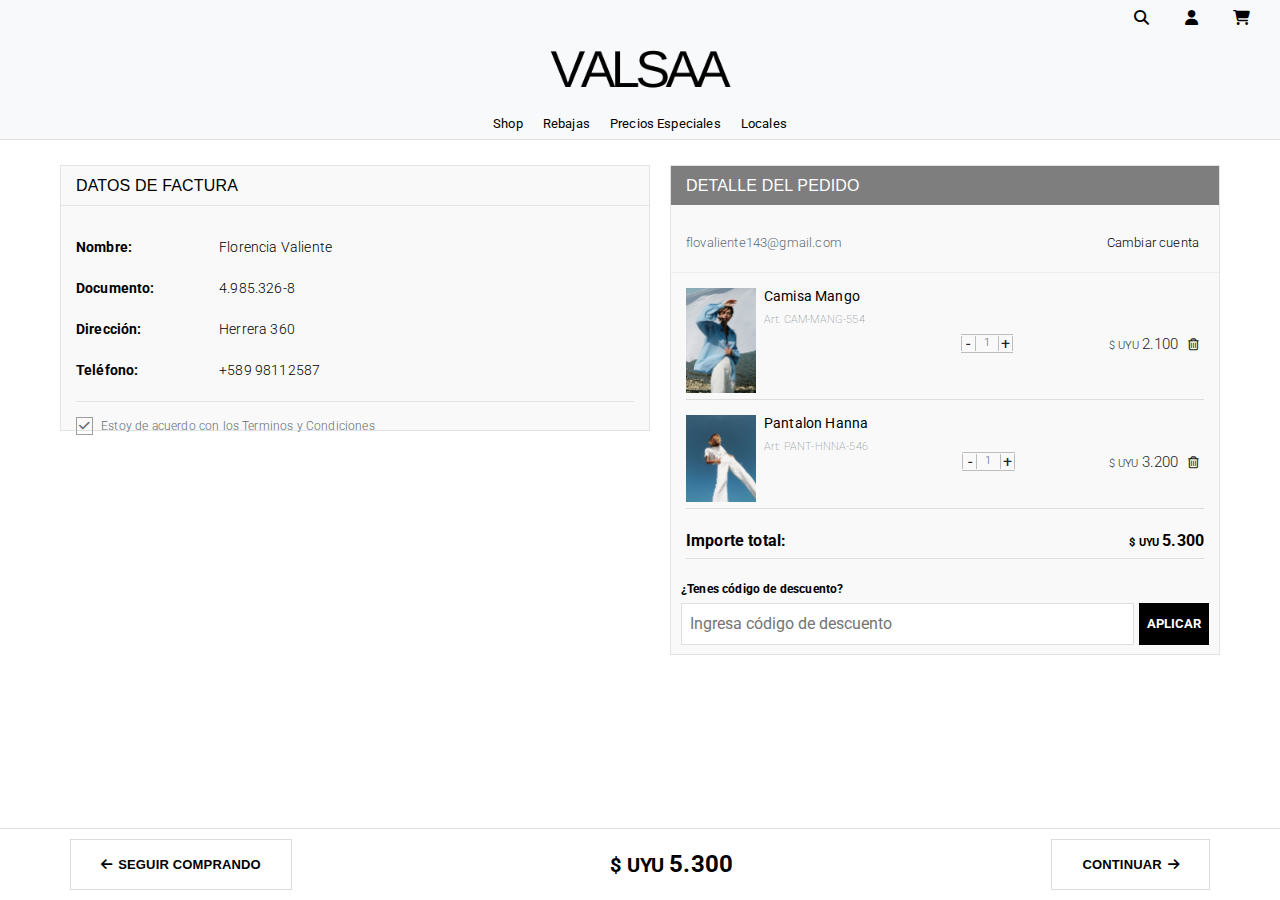
<file: sections/cart.html>
<html lang="en">
  <head>
    <meta charset="utf-8">
    <meta name="viewport" content="width=device-width, initial-scale=1">
    <link href="https://cdn.jsdelivr.net/npm/bootstrap@5.3.3/dist/css/bootstrap.min.css" rel="stylesheet" integrity="sha384-QWTKZyjpPEjISv5WaRU9OFeRpok6YctnYmDr5pNlyT2bRjXh0JMhjY6hW+ALEwIH" crossorigin="anonymous">
    <link rel="stylesheet" href="https://fonts.googleapis.com/css?family=Roboto:300,300italic,700,700italic">
    <link rel="stylesheet" href="https://cdnjs.cloudflare.com/ajax/libs/font-awesome/6.6.0/css/all.min.css">
    <link rel="stylesheet" href="https://fontawesome.com/icons">
    <link rel="stylesheet" href="../css/estilos.css">
    <!-- KEYWORDS -->
    <meta name="keywords" content="cart, Carrito, Pago, Itaú, Facturacion, Factura, Envío Envio, Pedido, Cupón, Descuento, Valsaa, ">
    <!-- DESCRIPTION -->
    <meta name="description" content="">
    <!-- OPEN GRAPH -->
    <meta property="og:type" content="website">
    <meta property="og:title" content="Carrito | Valsaa">
    <meta property="og:image" content="">
    <meta property="og:url" content="">
    <!-- TITLE -->
    <title>Carrito | Valsaa</title>
    <!-- FAVICON -->
    <link rel="shortcut icon" href="../public/img/favicon.ico" type="image/x-icon">
  </head>
  <body>
    
    <header>
      <nav class="navbar bg-body-tertiary">
        <div class="container-fluid">
          <button class="navbar-toggler" type="button" data-bs-toggle="offcanvas" data-bs-target="#offcanvasNavbar" aria-controls="offcanvasNavbar" aria-label="Toggle navigation">
            <span class="navbar-toggler-icon"></span>
          </button>
          <div class="nav-bar-icons">
            <a href="#" class="icon"><i class="fas fa-search"></i></a>
            <a href="#" class="icon"><i class="fas fa-user"></i></a>
            <a href="./cart.html" class="icon"><i class="fas fa-shopping-cart"></i></a>
          </div>
          <div class="nav-bar-brand">
            <a href="../index.html">
              <img src="../public/img/logo.png" alt="Valsaa Logo" class="brand-logo">
            </a>
          </div>
          <div class="nav-bar-bottom">
            <ul class="nav-bar-menu">
              <li><a href="./shop.html">Shop</a></li>
              <li><a href="#">Rebajas</a></li>
              <li><a href="#">Precios Especiales</a></li>
              <li><a href="./locales.html">Locales</a></li>
            </ul>
          </div>
          <div class="offcanvas offcanvas-end" tabindex="-1" id="offcanvasNavbar" aria-labelledby="offcanvasNavbarLabel">
            <div class="offcanvas-header">
              <h5 class="offcanvas-title" id="offcanvasNavbarLabel">Valsaa</h5>
              <button type="button" class="btn-close" data-bs-dismiss="offcanvas" aria-label="Close"></button>
            </div>
            <div class="offcanvas-body">
              <ul class="navbar-nav justify-content-end flex-grow-1 pe-3">
                <li class="nav-item">
                  <a class="nav-link active" aria-current="page" href="./shop.html">Shop</a>
                </li>
                <li class="nav-item">
                  <a class="nav-link" href="#">Rebajas</a>
                </li>
                <li class="nav-item">
                  <a class="nav-link" href="#">Precios Especiales</a>
                </li>
                <li class="nav-item">
                  <a class="nav-link" href="./locales.html">Locales</a>
                </li>
              </ul>
            </div>
          </div>
        </div>
      </nav>
    </header>

    <main>
      <div class="cart-container">
        <div class="cart-data fact-data">
          <h2>DATOS DE FACTURA</h2>
          <ul class="cart-items">
            <li class="cart-item">
              <span class="tit">Nombre:</span>
              <span class="val">Florencia Valiente</span>
            </li>
            <li class="cart-item">
              <span class="tit">Documento:</span>
              <span class="val">4.985.326-8</span>
            </li>
            <li class="cart-item">
              <span class="tit">Dirección:</span>
              <span class="val">Herrera 360</span>
            </li>
            <li class="cart-item">
              <span class="tit">Teléfono:</span>
              <span class="val">+589 98112587</span>
            </li>
            <li class="term-cond">
              <i class="fa-solid fa-check"></i>
              <span>Estoy de acuerdo con los Terminos y Condiciones</span>
            </li>
          </ul>
        </div>
        <div class="cart-data cart-details">
          <h2>DETALLE DEL PEDIDO</h2>
          <div class="cart-account">
            <p>flovaliente143@gmail.com</p>
            <a href="#">Cambiar cuenta</a>
          </div>
          <ul class="cart-items">
            <li class="cart-item">
              <div class="cart-item-info">
                <img src="../public/img/prod1.jpg" alt="Camisa Mango" class="cart-item-img">
                <div class="cart-item-description">
                  <h3>Camisa Mango</h3>
                  <span>Art: CAM-MANG-554</span>
                </div>
              </div>
              <div class="cart-item-quantity">
                <button class="quantity-btn">-</button>
                <span>1</span>
                <button class="quantity-btn">+</button>
              </div>

              <div class="cart-item-price">
                <span class="sim">$ UYU </span>
                <span class="amount">2.100</span>
                <a id="cart-data"><i class="fa-regular fa-trash-can"></i></a>
              </div>
            </li>
            <li class="cart-item">
              <div class="cart-item-info">
                <img src="../public/img/prod2.jpg" alt="Pantalon Hanna" class="cart-item-img">
                <div class="cart-item-description">
                  <h3>Pantalon Hanna</h3>
                  <span>Art: PANT-HNNA-546</span>
                </div>
              </div>
              <div class="cart-item-quantity">
                <button class="quantity-btn">-</button>
                <span>1</span>
                <button class="quantity-btn">+</button>
              </div>

              <div class="cart-item-price">
                <span class="sim">$ UYU </span>
                <span class="amount">3.200</span>
                <a id="cart-data"><i class="fa-regular fa-trash-can"></i></a>
              </div>
            </li>
            <li class="total-fila">
              <div class="imp-tot">
                <span>Importe total:</span>
                <div>
                  <span class="sim">$ UYU </span>
                  <span class="amount">5.300</span>
                </div>
              </div>
            </li>
          </ul>
          <div class="discount">
            <span>¿Tenes código de descuento?</span>
            <form action="">
              <input type="text" placeholder="Ingresa código de descuento" required>
              <button class="btn-secondary">APLICAR</button>
            </form>
          </div>
        </div>
      </div>
    </main>
  
    <div class="cart-actions">
      <a href="./shop.html" class="back-btn"><i class="fa-solid fa-arrow-left"></i>SEGUIR COMPRANDO</a>
      <div>
        <span class="sim">$ UYU </span>
        <span class="amount">5.300</span>
      </div>
      <a href="/envio" class="continue-btn">CONTINUAR<i class="fa-solid fa-arrow-right"></i></a>
    </div>
    <script src="https://cdn.jsdelivr.net/npm/bootstrap@5.3.3/dist/js/bootstrap.bundle.min.js" integrity="sha384-YvpcrYf0tY3lHB60NNkmXc5s9fDVZLESaAA55NDzOxhy9GkcIdslK1eN7N6jIeHz" crossorigin="anonymous"></script>
  </body>
</html>
</file>
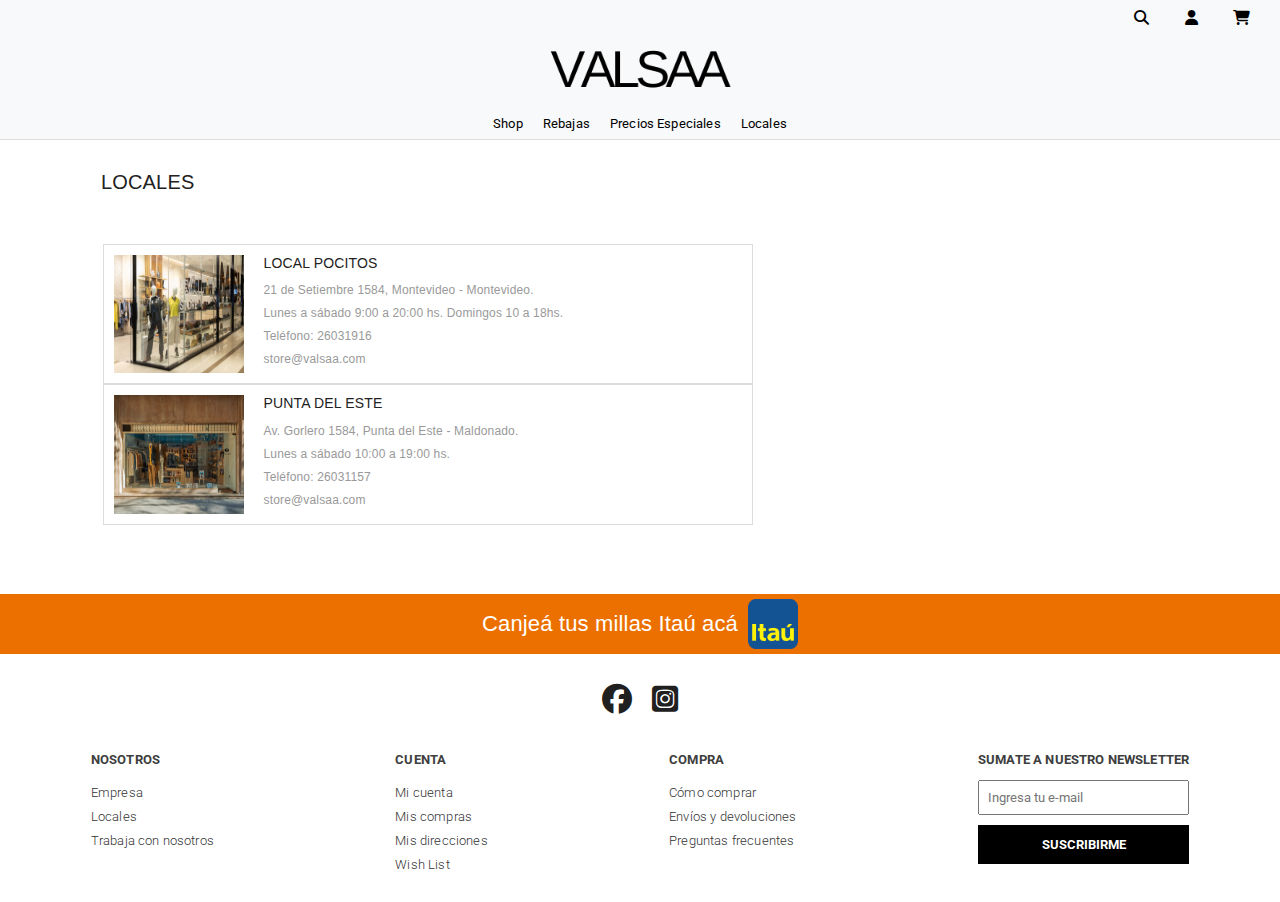
<file: sections/locales.html>
<html lang="en">
  <head>
    <meta charset="utf-8">
    <meta name="viewport" content="width=device-width, initial-scale=1">
    <link href="https://cdn.jsdelivr.net/npm/bootstrap@5.3.3/dist/css/bootstrap.min.css" rel="stylesheet" integrity="sha384-QWTKZyjpPEjISv5WaRU9OFeRpok6YctnYmDr5pNlyT2bRjXh0JMhjY6hW+ALEwIH" crossorigin="anonymous">
    <link rel="stylesheet" href="https://fonts.googleapis.com/css?family=Roboto:300,300italic,700,700italic">
    <link rel="stylesheet" href="https://cdnjs.cloudflare.com/ajax/libs/font-awesome/6.6.0/css/all.min.css">
    <link rel="stylesheet" href="https://fontawesome.com/icons">
    <link rel="stylesheet" href="../css/estilos.css">
    <!-- KEYWORDS -->
    <meta name="keywords" content="Locales, local, Tiendas, Ubicación, Valsaa, Montevideo, Punta del este, Uruguay, Shop, Dirección, Mapa, Calle, Horarios, Atención, Días, Abierto">
    <!-- DESCRIPTION -->
    <meta name="description" content="Descubrí nuestros locales físicos y visitanos para vivir la experiencia única de nuestra tienda. Encontranos en puntos estratégicos con amplio horario de atención para tu comodidad.">
    <!-- OPEN GRAPH -->
    <meta property="og:type" content="website">
    <meta property="og:title" content="Tiendas | Valsaa">
    <meta property="og:image" content="">
    <meta property="og:url" content="">
    <!-- TITLE -->
    <title>Tiendas | Valsaa</title>
    <!-- FAVICON -->
    <link rel="shortcut icon" href="../public/img/favicon.ico" type="image/x-icon">
  </head>
  <body>
    
    <header>
      <nav class="navbar bg-body-tertiary">
        <div class="container-fluid">
          <button class="navbar-toggler" type="button" data-bs-toggle="offcanvas" data-bs-target="#offcanvasNavbar" aria-controls="offcanvasNavbar" aria-label="Toggle navigation">
            <span class="navbar-toggler-icon"></span>
          </button>
          <div class="nav-bar-icons">
            <a href="#" class="icon"><i class="fas fa-search"></i></a>
            <a href="#" class="icon"><i class="fas fa-user"></i></a>
            <a href="./cart.html" class="icon"><i class="fas fa-shopping-cart"></i></a>
          </div>
          <div class="nav-bar-brand">
            <a href="../index.html">
              <img src="../public/img/logo.png" alt="Valsaa Logo" class="brand-logo">
            </a>
          </div>
          <div class="nav-bar-bottom">
            <ul class="nav-bar-menu">
              <li><a href="./shop.html">Shop</a></li>
              <li><a href="#">Rebajas</a></li>
              <li><a href="#">Precios Especiales</a></li>
              <li><a href="./locales.html">Locales</a></li>
            </ul>
          </div>
          <div class="offcanvas offcanvas-end" tabindex="-1" id="offcanvasNavbar" aria-labelledby="offcanvasNavbarLabel">
            <div class="offcanvas-header">
              <h5 class="offcanvas-title" id="offcanvasNavbarLabel">Valsaa</h5>
              <button type="button" class="btn-close" data-bs-dismiss="offcanvas" aria-label="Close"></button>
            </div>
            <div class="offcanvas-body">
              <ul class="navbar-nav justify-content-end flex-grow-1 pe-3">
                <li class="nav-item">
                  <a class="nav-link active" aria-current="page" href="./shop.html">Shop</a>
                </li>
                <li class="nav-item">
                  <a class="nav-link" href="#">Rebajas</a>
                </li>
                <li class="nav-item">
                  <a class="nav-link" href="#">Precios Especiales</a>
                </li>
                <li class="nav-item">
                  <a class="nav-link" href="./locales.html">Locales</a>
                </li>
              </ul>
            </div>
          </div>
        </div>
      </nav>
    </header>

    <main>
      <div class="local-section">
        <h1>LOCALES</h1>
        <div class="local-container">
          <div class="local-info">
            <div class="local">
              <img src="../public/img/local.jpg" alt="Local Pocitos" class="local-image">
              <div class="local-details">
                <h2>LOCAL POCITOS</h2>
                <p>21 de Setiembre 1584, Montevideo - Montevideo.</p>
                <p>Lunes a sábado 9:00 a 20:00 hs. Domingos 10 a 18hs.</p>
                <p>Teléfono: 26031916</p>
                <p>store@valsaa.com</p>
              </div>
            </div>
            <div class="local">
              <img src="../public/img/local2.webp" alt="Local Punta del Este" class="local-image">
              <div class="local-details">
                <h2>PUNTA DEL ESTE</h2>
                <p>Av. Gorlero 1584, Punta del Este - Maldonado.</p>
                <p>Lunes a sábado 10:00 a 19:00 hs.</p>
                <p>Teléfono: 26031157</p>
                <p>store@valsaa.com</p>
              </div>
            </div>
          </div>
          <div class="local-map">
            <iframe src="https://www.google.com/maps/embed?pb=!1m18!1m12!1m3!1d1156.6570387759032!2d-56.156271069010565!3d-34.91848987292875!2m3!1f0!2f0!3f0!3m2!1i1024!2i768!4f13.1!3m3!1m2!1s0x959f80ffc63bf7d3%3A0x6b321b2e355bec99!2sMontevideo%2C%20Departamento%20de%20Montevideo!5e0!3m2!1ses!2suy!4v1730164560907!5m2!1ses!2suy" width="400" height="300" style="border:0;" allowfullscreen="" loading="lazy" referrerpolicy="no-referrer-when-downgrade"></iframe>
          </div>
        </div>
      </div>
    </main>
    
    <footer>
      <div class="top-bar">
        <span>Canjeá tus millas Itaú acá</span>
        <img src="../public/img/itau.png" alt="Itaú" class="itau-logo">
      </div>

      <div class="social-footer">
        <ul>
          <li><a href=""><i class="fa-brands fa-facebook"></i></a></li>
          <li><a href=""><i class="fa-brands fa-square-instagram"></i></a></li>
        </ul>
      </div>

      <div class="footer-content">
        <div class="column clm-nosotros">
          <div class="hdr">
            <div class="tit">NOSOTROS</div>
          </div>
          <ul>
              <li><a href="#">Empresa</a></li>
              <li><a href="#">Locales</a></li>
              <li><a href="#">Trabaja con nosotros</a></li>
          </ul>
        </div>
        <div class="column clm-cuenta">
          <div class="hdr">
            <div class="tit">CUENTA</div>
          </div>
          <ul>
              <li><a href="#">Mi cuenta</a></li>
              <li><a href="#">Mis compras</a></li>
              <li><a href="#">Mis direcciones</a></li>
              <li><a href="#">Wish List</a></li>
          </ul>
        </div>
        <div class="column clm-compra">
          <div class="hdr">
            <div class="tit">COMPRA</div>
          </div>
          <ul>
              <li><a href="#">Cómo comprar</a></li>
              <li><a href="#">Envíos y devoluciones</a></li>
              <li><a href="#">Preguntas frecuentes</a></li>
          </ul>
        </div>
        <div class="column clm-newsletter">
          <div class="hdr">
            <div class="tit">SUMATE A NUESTRO NEWSLETTER</div>
          </div>
          <form action="">
            <input type="email" placeholder="Ingresa tu e-mail" required>
            <button type="submit" class="btn-secondary" id="btn-submit">SUSCRIBIRME</button>
          </form>
        </div>
      </div>
    </footer>
    <script src="https://cdn.jsdelivr.net/npm/bootstrap@5.3.3/dist/js/bootstrap.bundle.min.js" integrity="sha384-YvpcrYf0tY3lHB60NNkmXc5s9fDVZLESaAA55NDzOxhy9GkcIdslK1eN7N6jIeHz" crossorigin="anonymous"></script>
  </body>
</html>
</file>
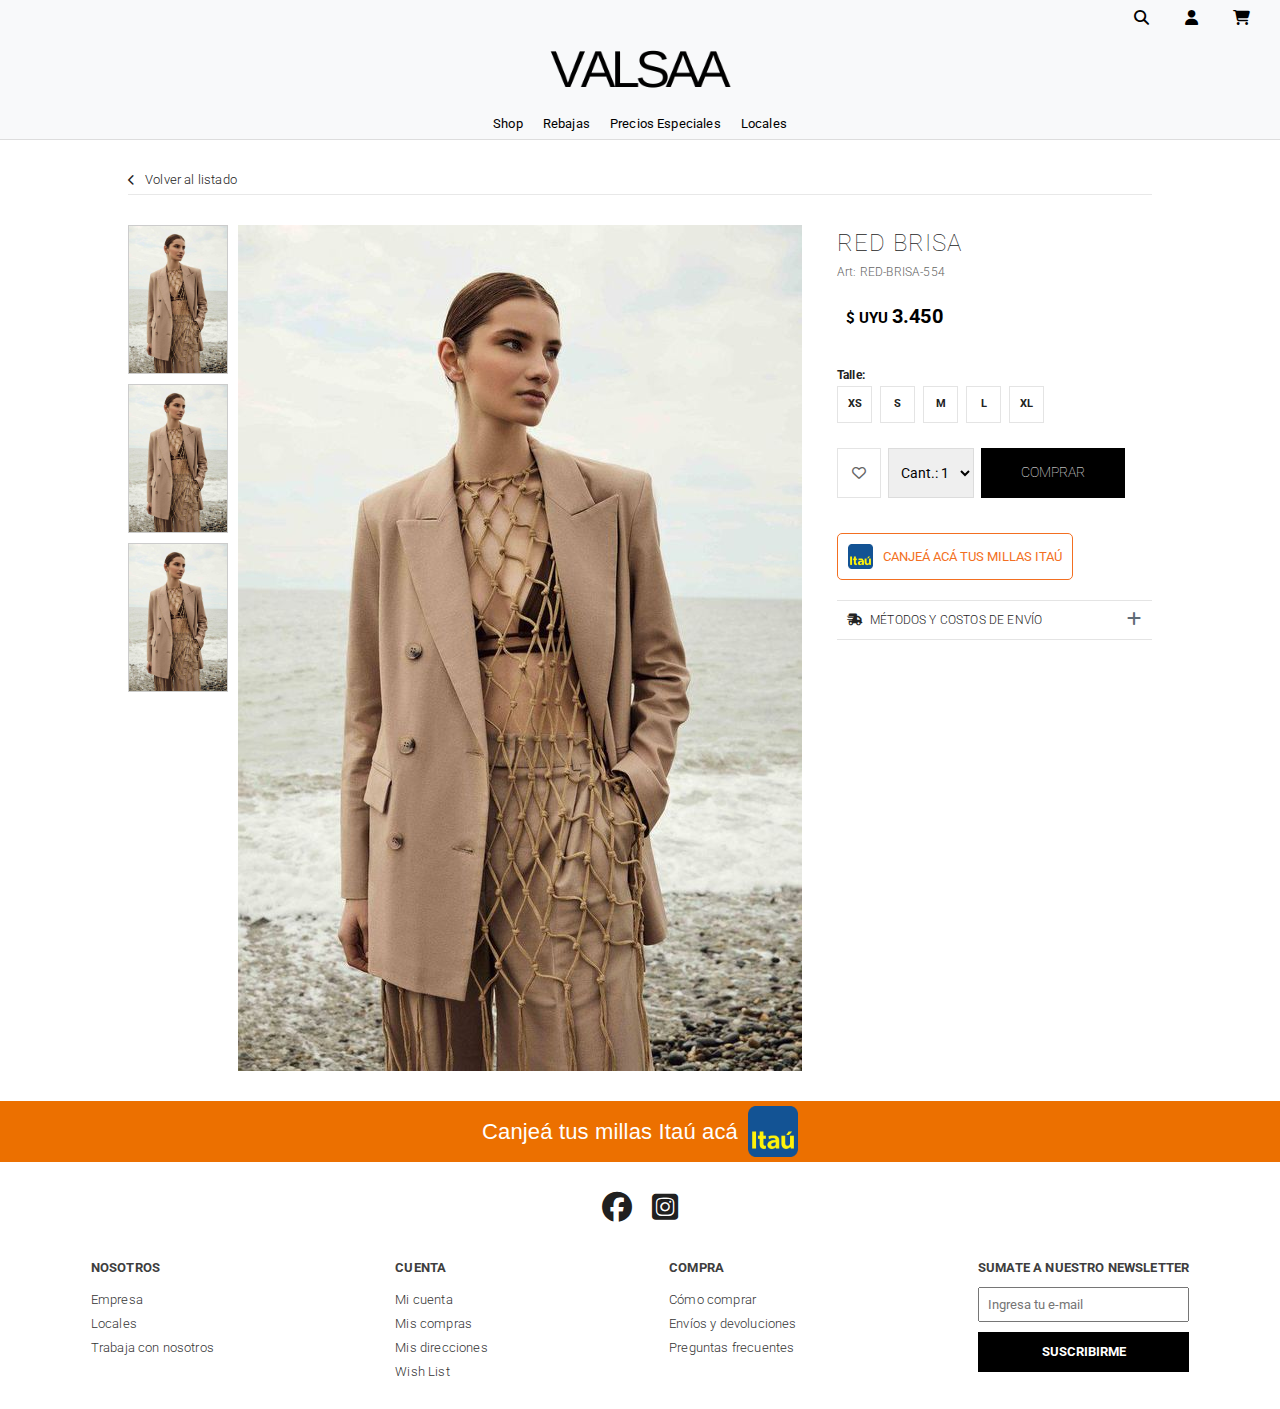
<file: sections/producto.html>
<html lang="en">
  <head>
    <meta charset="utf-8">
    <meta name="viewport" content="width=device-width, initial-scale=1">
    <link href="https://cdn.jsdelivr.net/npm/bootstrap@5.3.3/dist/css/bootstrap.min.css" rel="stylesheet" integrity="sha384-QWTKZyjpPEjISv5WaRU9OFeRpok6YctnYmDr5pNlyT2bRjXh0JMhjY6hW+ALEwIH" crossorigin="anonymous">
    <link rel="stylesheet" href="https://fonts.googleapis.com/css?family=Roboto:300,300italic,700,700italic">
    <link rel="stylesheet" href="https://cdnjs.cloudflare.com/ajax/libs/font-awesome/6.6.0/css/all.min.css">
    <link rel="stylesheet" href="https://fontawesome.com/icons">
    <link rel="stylesheet" href="../css/estilos.css">
    <!-- KEYWORDS -->
    <meta name="keywords" content="Producto, Prenda, Camisas, Buzos, Jeans, Pantalón, Pantalones, Saco, Calzado, Botas, Tapados, Chaquetas, Faldas, Top, Shorts, Sandalias, Remeras, Vestidos, Zapatos, Sweater, Ruana, Shop, Tienda, Ropa, Valsaa, Catálogo">
    <!-- DESCRIPTION -->
    <meta name="description" content="">
    <!-- OPEN GRAPH -->
    <meta property="og:type" content="website">
    <meta property="og:title" content="Red Brisa | Valsaa">
    <meta property="og:image" content="">
    <meta property="og:url" content="">
    <!-- TITLE -->
    <title>Red Brisa | Valsaa</title>
    <!-- FAVICON -->
    <link rel="shortcut icon" href="../public/img/favicon.ico" type="image/x-icon">
  </head>
  <body>
    <header>
      <nav class="navbar bg-body-tertiary">
        <div class="container-fluid">
          <button class="navbar-toggler" type="button" data-bs-toggle="offcanvas" data-bs-target="#offcanvasNavbar" aria-controls="offcanvasNavbar" aria-label="Toggle navigation">
            <span class="navbar-toggler-icon"></span>
          </button>
          <div class="nav-bar-icons">
            <a href="#" class="icon"><i class="fas fa-search"></i></a>
            <a href="#" class="icon"><i class="fas fa-user"></i></a>
            <a href="./cart.html" class="icon"><i class="fas fa-shopping-cart"></i></a>
          </div>
          <div class="nav-bar-brand">
            <a href="../index.html">
              <img src="../public/img/logo.png" alt="Valsaa Logo" class="brand-logo">
            </a>
          </div>
          <div class="nav-bar-bottom">
            <ul class="nav-bar-menu">
              <li><a href="./shop.html">Shop</a></li>
              <li><a href="#">Rebajas</a></li>
              <li><a href="#">Precios Especiales</a></li>
              <li><a href="./locales.html">Locales</a></li>
            </ul>
          </div>
          <div class="offcanvas offcanvas-end" tabindex="-1" id="offcanvasNavbar" aria-labelledby="offcanvasNavbarLabel">
            <div class="offcanvas-header">
              <h5 class="offcanvas-title" id="offcanvasNavbarLabel">Valsaa</h5>
              <button type="button" class="btn-close" data-bs-dismiss="offcanvas" aria-label="Close"></button>
            </div>
            <div class="offcanvas-body">
              <ul class="navbar-nav justify-content-end flex-grow-1 pe-3">
                <li class="nav-item">
                  <a class="nav-link active" aria-current="page" href="./shop.html">Shop</a>
                </li>
                <li class="nav-item">
                  <a class="nav-link" href="#">Rebajas</a>
                </li>
                <li class="nav-item">
                  <a class="nav-link" href="#">Precios Especiales</a>
                </li>
                <li class="nav-item">
                  <a class="nav-link" href="./locales.html">Locales</a>
                </li>
              </ul>
            </div>
          </div>
        </div>
      </nav>
    </header>
    
    <main>
      <div class="product-page">
        <div class="text-with-border">
          <a href="./shop.html" class="back-link"><i class="fa-solid fa-chevron-left"></i>Volver al listado</a>
        </div>

        <div class="product-content">
          <div class="product-images">
            <div class="thumbnails">
              <img src="../public/img/prod6.jpg" alt="Red Brisa 1">
              <img src="../public/img/prod6.jpg" alt="Red Brisa 2">
              <img src="../public/img/prod6.jpg" alt="Red Brisa 3">
            </div>
            <div class="main-image">
              <img src="../public/img/prod6.jpg" alt="Red Brisa">
            </div>
          </div>
    
          <div class="product-details">
            <h1>RED BRISA</h1>
            <p class="product-code">Art: RED-BRISA-554</p>
            <div class="price-section">
              <span class="sim">$ UYU </span>
              <span class="amount">3.450</span>
            </div>
            <div class="product-options">
              <div class="sizes">
                <label for="sizes">Talle:</label>
                <div class="size-options">
                  <button>XS</button>
                  <button>S</button>
                  <button>M</button>
                  <button>L</button>
                  <button>XL</button>
                </div>
              </div>
              <div class="actions">
                <button class="wishlist-button"><i class="fa-regular fa-heart"></i></button>
                <div class="quantity">
                  <select id="quantity" name="quantity">
                    <option value="1">Cant.: 1</option>
                    <option value="2">Cant.: 2</option>
                    <option value="3">Cant.: 3</option>
                    <option value="4">Cant.: 4</option>
                  </select>
                </div>
                <button class="btn btn-secondary">COMPRAR</button>
              </div>
            </div>
    
            
    
            <div class="itau-button">
              <button class="millas-button">
                <img src="../public/img/itau.png" alt="Itau"> CANJEÁ ACÁ TUS MILLAS ITAÚ
              </button>
            </div>
            
            <div class="shipping">
              <p class="shipping-info"><i class="fa-solid fa-truck-fast"></i>MÉTODOS Y COSTOS DE ENVÍO</p>
              <i class="fa-solid fa-plus"></i>
            </div>
            
          </div>
        </div>
      </div>
    </main>
    

    <footer>
        <div class="top-bar">
          <span>Canjeá tus millas Itaú acá</span>
          <img src="../public/img/itau.png" alt="Itaú" class="itau-logo">
        </div>
  
        <div class="social-footer">
          <ul>
            <li><a href=""><i class="fa-brands fa-facebook"></i></a></li>
            <li><a href=""><i class="fa-brands fa-square-instagram"></i></a></li>
          </ul>
        </div>
  
        <div class="footer-content">
          <div class="column clm-nosotros">
            <div class="hdr">
              <div class="tit">NOSOTROS</div>
            </div>
            <ul>
              <li><a href="#">Empresa</a></li>
              <li><a href="#">Locales</a></li>
              <li><a href="#">Trabaja con nosotros</a></li>
            </ul>
          </div>
          <div class="column clm-cuenta">
            <div class="hdr">
              <div class="tit">CUENTA</div>
            </div>
            <ul>
              <li><a href="#">Mi cuenta</a></li>
              <li><a href="#">Mis compras</a></li>
              <li><a href="#">Mis direcciones</a></li>
              <li><a href="#">Wish List</a></li>
            </ul>
          </div>
          <div class="column clm-compra">
            <div class="hdr">
              <div class="tit">COMPRA</div>
            </div>
            <ul>
              <li><a href="#">Cómo comprar</a></li>
              <li><a href="#">Envíos y devoluciones</a></li>
              <li><a href="#">Preguntas frecuentes</a></li>
            </ul>
          </div>
          <div class="column clm-newsletter">
            <div class="hdr">
              <div class="tit">SUMATE A NUESTRO NEWSLETTER</div>
            </div>
            <form action="">
              <input type="email" placeholder="Ingresa tu e-mail" required>
              <button type="submit" class="btn-secondary" id="btn-submit">SUSCRIBIRME</button>
            </form>
          </div>
        </div>
      </footer>
    <script src="https://cdn.jsdelivr.net/npm/bootstrap@5.3.3/dist/js/bootstrap.bundle.min.js" integrity="sha384-YvpcrYf0tY3lHB60NNkmXc5s9fDVZLESaAA55NDzOxhy9GkcIdslK1eN7N6jIeHz" crossorigin="anonymous"></script>
  </body>
</html>
</file>
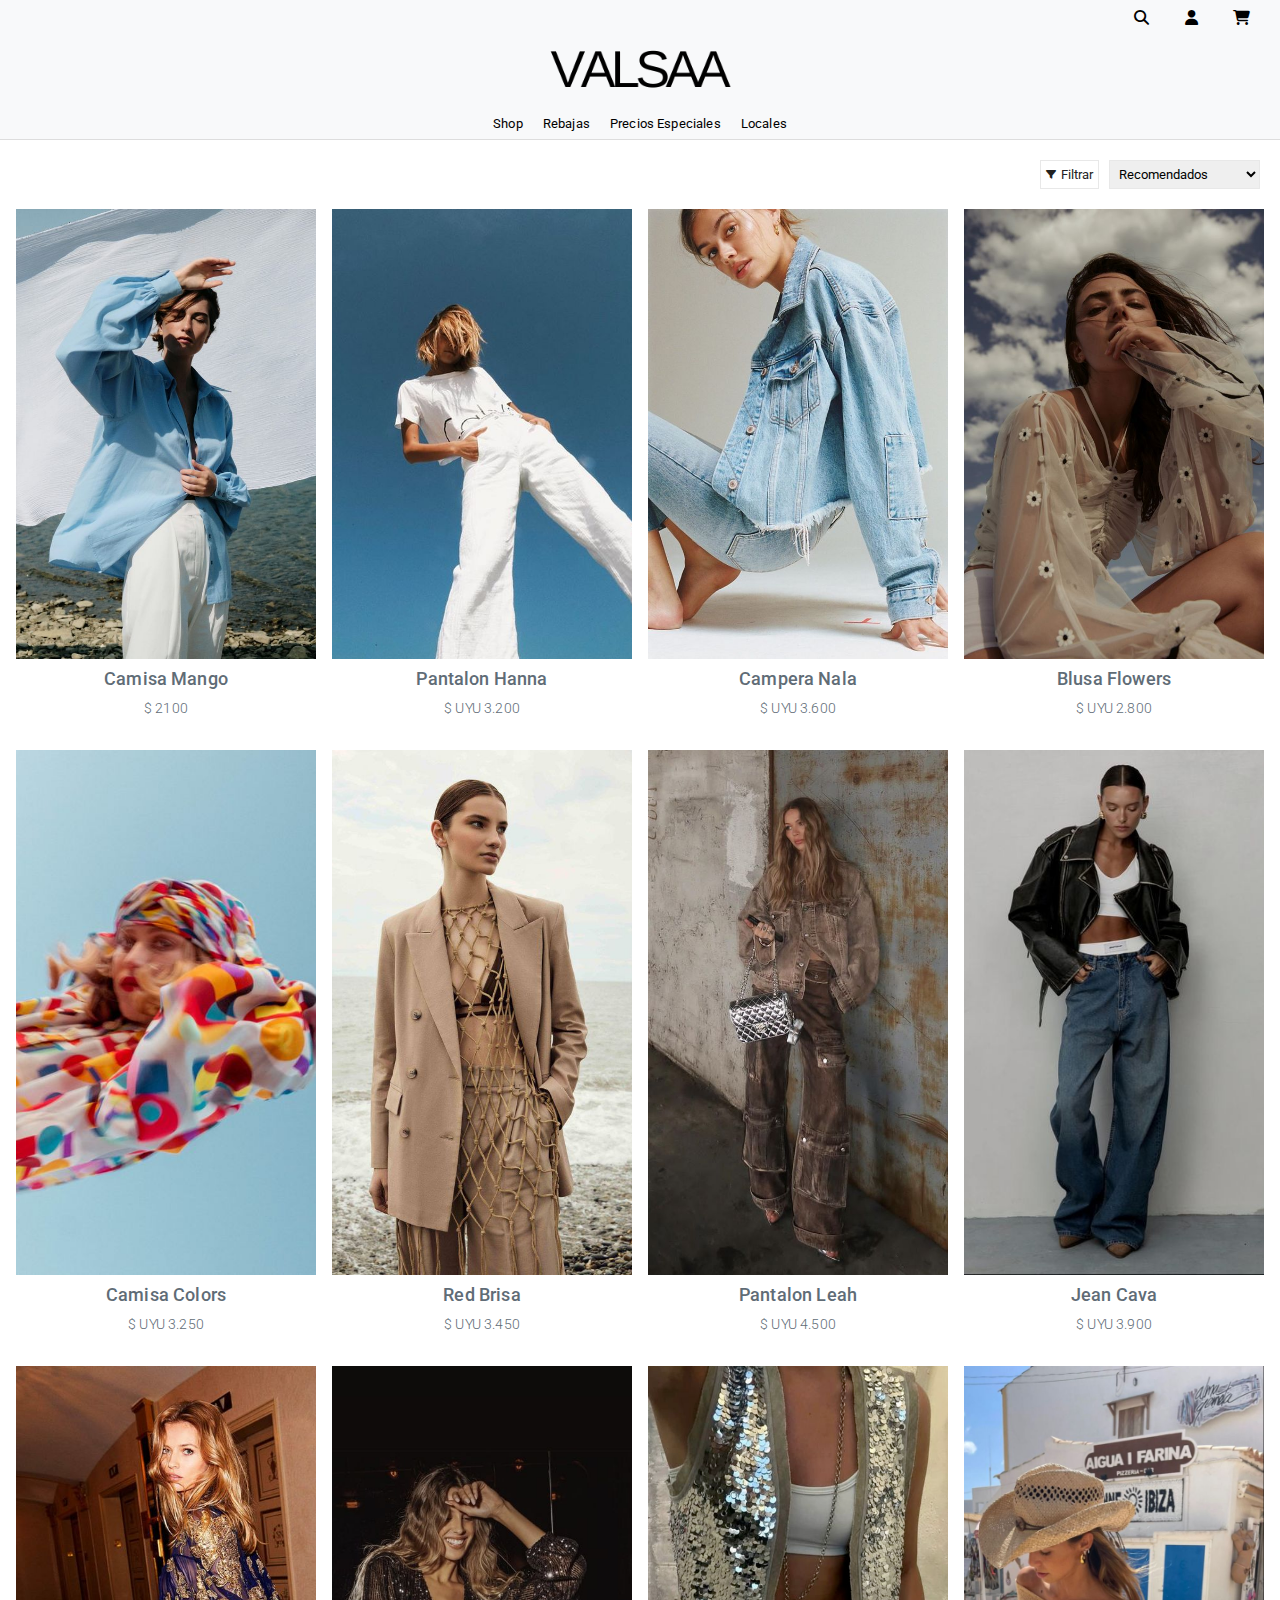
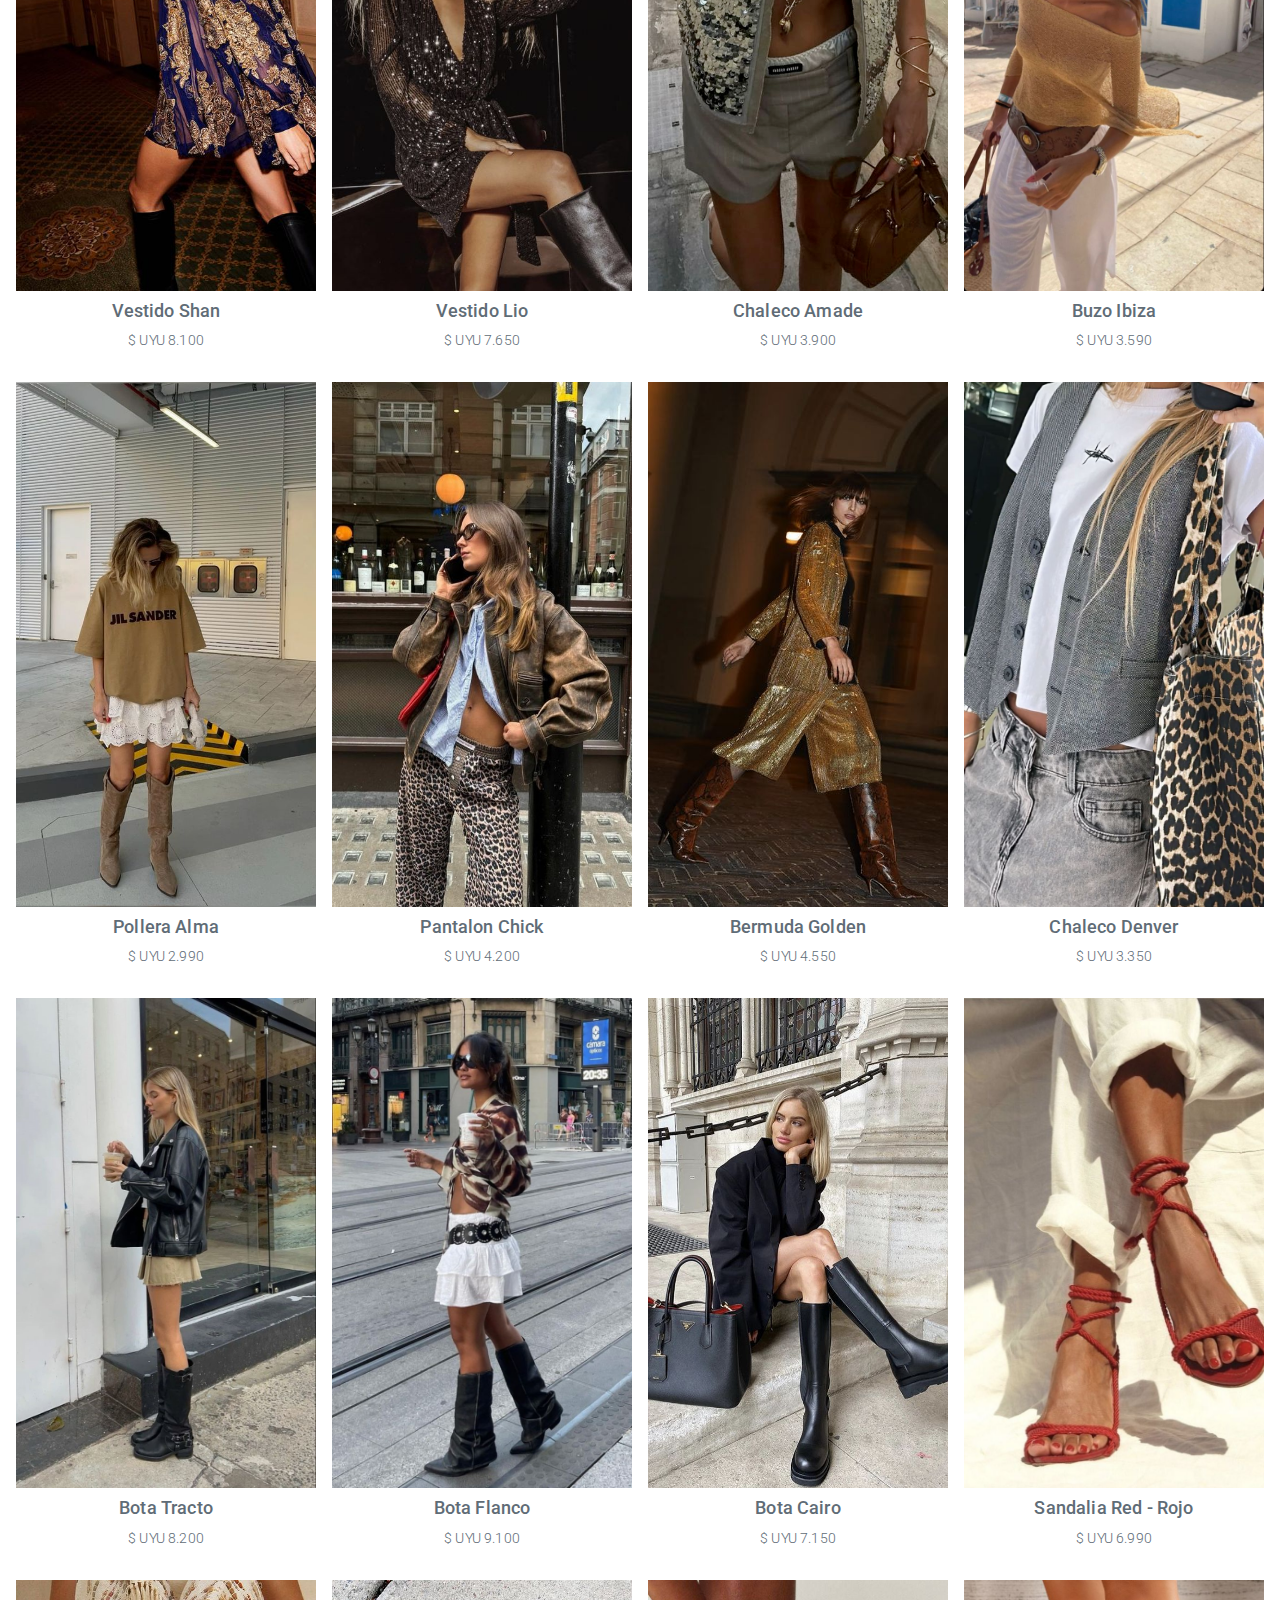
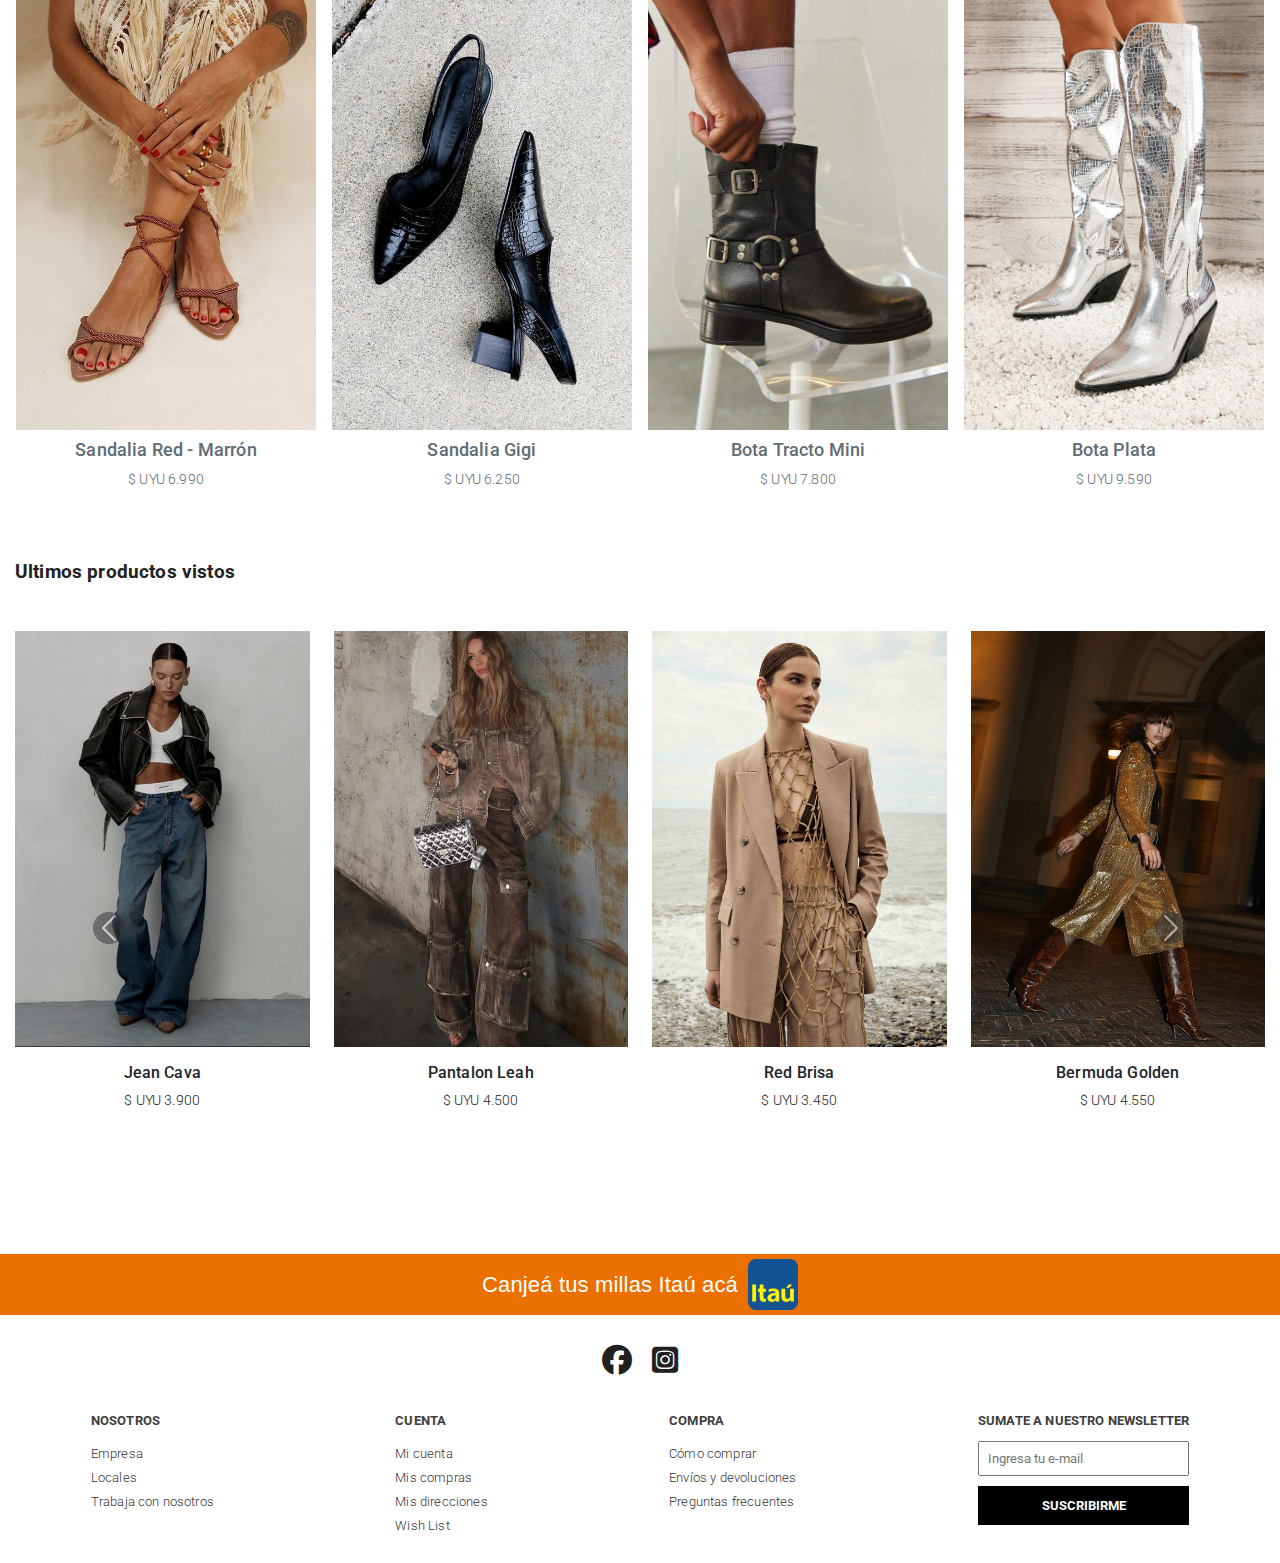
<file: sections/shop.html>
<html lang="en">
  <head>
    <meta charset="utf-8">
    <meta name="viewport" content="width=device-width, initial-scale=1">
    <link href="https://cdn.jsdelivr.net/npm/bootstrap@5.3.3/dist/css/bootstrap.min.css" rel="stylesheet" integrity="sha384-QWTKZyjpPEjISv5WaRU9OFeRpok6YctnYmDr5pNlyT2bRjXh0JMhjY6hW+ALEwIH" crossorigin="anonymous">
    <link rel="stylesheet" href="https://fonts.googleapis.com/css?family=Roboto:300,300italic,700,700italic">
    <link rel="stylesheet" href="https://cdnjs.cloudflare.com/ajax/libs/font-awesome/6.6.0/css/all.min.css">
    <link rel="stylesheet" href="https://fontawesome.com/icons">
    <link rel="stylesheet" href="../css/estilos.css">
    <!-- KEYWORDS -->
    <meta name="keywords" content="Camisas, Buzos, Jeans, Pantalón, Pantalones, Saco, Calzado, Botas, Tapados, Chaquetas, Faldas, Top, Shorts, Sandalias, Remeras, Vestidos, Zapatos, Sweater, Ruana, Shop, Tienda, Ropa, Valsaa, Catálogo">
    <!-- DESCRIPTION -->
    <meta name="description" content="Descubrí las últimas tendencias en moda. Prendas únicas con el estilo que nos caracteriza.">
    <!-- OPEN GRAPH -->
    <meta property="og:type" content="website">
    <meta property="og:title" content="Shop | Valsaa">
    <meta property="og:image" content="">
    <meta property="og:url" content="">
    <!-- TITLE -->
    <title>Shop | Valsaa</title>
    <!-- FAVICON -->
    <link rel="shortcut icon" href="../public/img/favicon.ico" type="image/x-icon">
  </head>
  <body>
    
    <header>
      <nav class="navbar bg-body-tertiary">
        <div class="container-fluid">
          <button class="navbar-toggler" type="button" data-bs-toggle="offcanvas" data-bs-target="#offcanvasNavbar" aria-controls="offcanvasNavbar" aria-label="Toggle navigation">
            <span class="navbar-toggler-icon"></span>
          </button>
          <div class="nav-bar-icons">
            <a href="#" class="icon"><i class="fas fa-search"></i></a>
            <a href="#" class="icon"><i class="fas fa-user"></i></a>
            <a href="./cart.html" class="icon"><i class="fas fa-shopping-cart"></i></a>
          </div>
          <div class="nav-bar-brand">
            <a href="../index.html">
              <img src="../public/img/logo.png" alt="Valsaa Logo" class="brand-logo">
            </a>
          </div>
          <div class="nav-bar-bottom">
            <ul class="nav-bar-menu">
              <li><a href="./shop.html">Shop</a></li>
              <li><a href="#">Rebajas</a></li>
              <li><a href="#">Precios Especiales</a></li>
              <li><a href="./locales.html">Locales</a></li>
            </ul>
          </div>
          <div class="offcanvas offcanvas-end" tabindex="-1" id="offcanvasNavbar" aria-labelledby="offcanvasNavbarLabel">
            <div class="offcanvas-header">
              <h5 class="offcanvas-title" id="offcanvasNavbarLabel">Valsaa</h5>
              <button type="button" class="btn-close" data-bs-dismiss="offcanvas" aria-label="Close"></button>
            </div>
            <div class="offcanvas-body">
              <ul class="navbar-nav justify-content-end flex-grow-1 pe-3">
                <li class="nav-item">
                  <a class="nav-link active" aria-current="page" href="./shop.html">Shop</a>
                </li>
                <li class="nav-item">
                  <a class="nav-link" href="#">Rebajas</a>
                </li>
                <li class="nav-item">
                  <a class="nav-link" href="#">Precios Especiales</a>
                </li>
                <li class="nav-item">
                  <a class="nav-link" href="./locales.html">Locales</a>
                </li>
              </ul>
            </div>
          </div>
        </div>
      </nav>
    </header>

    <main>
      <div class="filter-container">
        <button class="filter-button"><i class="fas fa-filter"></i>Filtrar</button>
  
        <div class="dropdown">
          <select id="filter-options">
            <option value="recommended">Recomendados</option>
            <option value="price-asc">Menor precio</option>
            <option value="price-desc">Mayor precio</option>
            <option value="latest">Más Recientes</option>
          </select>
        </div>
      </div>
  
      <div class="table-responsive">
          <div class="container-products">
            <div class="products">
              <a href="./producto.html"><img src="../public/img/prod1.jpg" alt="Camisa Mango"></a>
              <div class="product-description">
                <h3 >Camisa Mango</h3>
                <span >$ 2100</span>
              </div>
            </div>
          </div>
  
          <div class="container-products">
            <div class="products">
              <a href="./producto.html"><img src="../public/img/prod2.jpg" alt="Pantalon Hanna"></a>
              <div class="product-description">
                <h3 >Pantalon Hanna</h3>
                <span >$ UYU 3.200</span>
              </div>
            </div>
          </div>
  
          <div class="container-products">
            <div class="products">
              <a href="./producto.html"><img src="../public/img/prod3.jpg" alt="Campera Nala"></a>
              <div class="product-description">
                <h3>Campera Nala</h3>
                <span>$ UYU 3.600</span>
              </div>
            </div>
          </div>
  
          <div class="container-products">
            <div class="products">
              <a href="./producto.html"><img src="../public/img/prod4.jpg" alt="Blusa Flowers"></a>
              <div class="product-description">
                <h3>Blusa Flowers</h3>
                <span>$ UYU 2.800</span>
              </div>
            </div>
          </div>
  
          <div class="container-products">
            <div class="products">
              <a href="./producto.html"><img src="../public/img/prod5.jpg" alt="Camisa Colors"></a>
              <div class="product-description">
                <h3>Camisa Colors</h3>
                <span>$ UYU 3.250</span>
              </div>
            </div>
          </div>
  
          <div class="container-products">
            <div class="products">
              <a href="./producto.html"><img src="../public/img/prod6.jpg" alt="Red Brisa"></a>
              <div class="product-description">
                <h3>Red Brisa</h3>
                <span>$ UYU 3.450</span>
              </div>
            </div>
          </div>
          <div class="container-products">
            <div class="products">
              <a href="./producto.html"><img src="../public/img/prod7.jpg" alt="Pantalon Leah"></a>
              <div class="product-description">
                <h3>Pantalon Leah</h3>
                <span>$ UYU 4.500</span>
              </div>
            </div>
          </div>
          <div class="container-products">
            <div class="products">
              <a href="./producto.html"><img src="../public/img/prod8.jpg" alt="Jean Cava"></a>
              <div class="product-description">
                <h3>Jean Cava</h3>
                <span>$ UYU 3.900</span>
              </div>
            </div>
          </div>
          <div class="container-products">
            <div class="products">
              <a href="./producto.html"><img src="../public/img/prod9.jpg" alt="Vestido Shan"></a>
              <div class="product-description">
                <h3>Vestido Shan</h3>
                <span>$ UYU 8.100</span>
              </div>
            </div>
          </div>
          <div class="container-products">
            <div class="products">
              <a href="./producto.html"><img src="../public/img/prod10.jpg" alt="Vestido Lio"></a>
              <div class="product-description">
                <h3>Vestido Lio</h3>
                <span>$ UYU 7.650</span>
              </div>
            </div>
          </div>
          <div class="container-products">
            <div class="products">
              <a href="./producto.html"><img src="../public/img/prod21.jpg" alt="Chaleco Amade"></a>
              <div class="product-description">
                <h3>Chaleco Amade</h3>
                <span>$ UYU 3.900</span>
              </div>
            </div>
          </div>
          <div class="container-products">
            <div class="products">
              <a href="./producto.html"><img src="../public/img/prod22.jpg" alt="Buzo Ibiza"></a>
              <div class="product-description">
                <h3>Buzo Ibiza</h3>
                <span>$ UYU 3.590</span>
              </div>
            </div>
          </div>
          <div class="container-products">
            <div class="products">
              <a href="./producto.html"><img src="../public/img/prod23.jpg" alt="Pollera Alma"></a>
              <div class="product-description">
                <h3>Pollera Alma</h3>
                <span>$ UYU 2.990</span>
              </div>
            </div>
          </div>
          <div class="container-products">
            <div class="products">
              <a href="./producto.html"><img src="../public/img/prod25.jpg" alt="Pantalon Chick"></a>
              <div class="product-description">
                <h3>Pantalon Chick</h3>
                <span>$ UYU 4.200</span>
              </div>
            </div>
          </div>
          <div class="container-products">
            <div class="products">
              <a href="./producto.html"><img src="../public/img/prod11.jpg" alt="Bermuda Golden"></a>
              <div class="product-description">
                <h3>Bermuda Golden</h3>
                <span>$ UYU 4.550</span>
              </div>
            </div>
          </div>
          <div class="container-products">
            <div class="products">
              <a href="./producto.html"><img src="../public/img/prod26.jpg" alt="Chaleco Denver"></a>
              <div class="product-description">
                <h3>Chaleco Denver</h3>
                <span>$ UYU 3.350</span>
              </div>
            </div>
          </div>
          <div class="container-products">
            <div class="products">
              <a href="./producto.html"><img src="../public/img/prod13.jpg" alt="Bota Tracto"></a>
              <div class="product-description">
                <h3>Bota Tracto</h3>
                <span>$ UYU 8.200</span>
              </div>
            </div>
          </div>
          <div class="container-products">
            <div class="products">
              <a href="./producto.html"><img src="../public/img/prod24.jpg" alt="Bota Flanco"></a>
              <div class="product-description">
                <h3>Bota Flanco</h3>
                <span>$ UYU 9.100</span>
              </div>
            </div>
          </div>
          <div class="container-products">
            <div class="products">
              <a href="./producto.html"><img src="../public/img/prod14.jpg" alt="Bota Cairo"></a>
              <div class="product-description">
                <h3>Bota Cairo</h3>
                <span>$ UYU 7.150</span>
              </div>
            </div>
          </div>
          <div class="container-products">
            <div class="products">
              <a href="./producto.html"><img src="../public/img/prod16.jpg" alt="Sandalia Red - Rojo"></a>
              <div class="product-description">
                <h3>Sandalia Red - Rojo</h3>
                <span>$ UYU 6.990</span>
              </div>
            </div>
          </div>
          <div class="container-products">
            <div class="products">
              <a href="./producto.html"><img src="../public/img/prod17.jpg" alt="Sandalia Red - Marrón"></a>
              <div class="product-description">
                <h3>Sandalia Red - Marrón</h3>
                <span>$ UYU 6.990</span>
              </div>
            </div>
          </div>
          <div class="container-products">
            <div class="products">
              <a href="./producto.html"><img src="../public/img/prod18.jpg" alt="Sandalia Gigi"></a>
              <div class="product-description">
                <h3>Sandalia Gigi</h3>
                <span>$ UYU 6.250</span>
              </div>
            </div>
          </div>
          <div class="container-products">
            <div class="products">
              <a href="./producto.html"><img src="../public/img/prod19.jpg" alt="Bota Tracto Mini"></a>
              <div class="product-description">
                <h3>Bota Tracto Mini</h3>
                <span>$ UYU 7.800</span>
              </div>
            </div>
          </div>
          <div class="container-products">
            <div class="products">
              <a href="./producto.html"><img src="../public/img/prod20.jpg" alt="Bota Plata"></a>
              <div class="product-description">
                <h3>Bota Plata</h3>
                <span>$ UYU 9.590</span>
              </div>
            </div>
          </div>
      </div>
  
      <div class="carousel-title">
        <h2>Ultimos productos vistos</h2>
      </div>
      <div id="carouselExampleFade" class="carousel slide">
        <div class="carousel-inner">
          <!-- Primera diapositiva con 4 productos -->
          <div class="carousel-item active">
            <div class="row">
              <div class="col-md-3">
                <div class="card">
                  <img src="../public/img/prod8.jpg" class="card-img-top" alt="Jean Cava">
                  <div class="card-body">
                    <h3>Jean Cava</h3>
                    <p>$ UYU 3.900</p>
                  </div>
                </div>
              </div>
              <div class="col-md-3">
                <div class="card">
                  <img src="../public/img/prod7.jpg" class="card-img-top" alt="Pantalon Leah">
                  <div class="card-body">
                    <h3>Pantalon Leah</h3>
                    <p>$ UYU 4.500</p>
                  </div>
                </div>
              </div>
              <div class="col-md-3">
                <div class="card">
                  <img src="../public/img/prod6.jpg" class="card-img-top" alt="Red Brisa">
                  <div class="card-body">
                    <h3>Red Brisa</h3>
                    <p>$ UYU 3.450</p>
                  </div>
                </div>
              </div>
              <div class="col-md-3">
                <div class="card">
                  <img src="../public/img/prod11.jpg" class="card-img-top" alt="Bermuda Golden">
                  <div class="card-body">
                    <h3>Bermuda Golden</h3>
                    <p>$ UYU 4.550</p>
                  </div>
                </div>
              </div>
            </div>
          </div>
      
          <!-- Segunda diapositiva con otros 4 productos -->
          <div class="carousel-item">
            <div class="row">
              <div class="col-md-3">
                <div class="card">
                  <img src="../public/img/prod22.jpg" class="card-img-top" alt="Buzo Ibiza">
                  <div class="card-body">
                    <h3>Buzo Ibiza</h3>
                    <p>$ UYU 3.590</p>
                  </div>
                </div>
              </div>
              <div class="col-md-3">
                <div class="card">
                  <img src="../public/img/prod15_3.jpg" class="card-img-top" alt="Bota Tracto">
                  <div class="card-body">
                    <h3>Bota Tracto</h3>
                    <p>$ UYU 8.200</p>
                  </div>
                </div>
              </div>
              <div class="col-md-3">
                <div class="card">
                  <img src="../public/img/prod16.jpg" class="card-img-top" alt="Sandalia Red - Rojo">
                  <div class="card-body">
                    <h3>Sandalia Red - Rojo</h3>
                    <p>$ UYU 6.990</p>
                  </div>
                </div>
              </div>
              <div class="col-md-3">
                <div class="card">
                  <img src="../public/img/prod21.jpg" class="card-img-top" alt="Chaleco Amade">
                  <div class="card-body">
                    <h3>Chaleco Amade</h3>
                    <p>$ UYU 3.900</p>
                  </div>
                </div>
              </div>
            </div>
          </div>
      
        </div>
      
        <!-- Controles de navegación del carrusel -->
        <button class="carousel-control-prev" type="button" data-bs-target="#carouselExampleFade" data-bs-slide="prev">
          <span class="carousel-control-prev-icon" aria-hidden="true"></span>
          <span class="visually-hidden">Previous</span>
        </button>
        <button class="carousel-control-next" type="button" data-bs-target="#carouselExampleFade" data-bs-slide="next">
          <span class="carousel-control-next-icon" aria-hidden="true"></span>
          <span class="visually-hidden">Next</span>
        </button>
      </div>
    </main>

    <footer>
      <div class="top-bar">
        <span>Canjeá tus millas Itaú acá</span>
        <img src="../public/img/itau.png" alt="Itaú" class="itau-logo">
      </div>

      <div class="social-footer">
        <ul>
          <li><a href=""><i class="fa-brands fa-facebook"></i></a></li>
          <li><a href=""><i class="fa-brands fa-square-instagram"></i></a></li>
        </ul>
      </div>

      <div class="footer-content">
        <div class="column clm-nosotros">
          <div class="hdr">
            <div class="tit">NOSOTROS</div>
          </div>
          <ul>
              <li><a href="#">Empresa</a></li>
              <li><a href="#">Locales</a></li>
              <li><a href="#">Trabaja con nosotros</a></li>
          </ul>
        </div>
        <div class="column clm-cuenta">
          <div class="hdr">
            <div class="tit">CUENTA</div>
          </div>
          <ul>
              <li><a href="#">Mi cuenta</a></li>
              <li><a href="#">Mis compras</a></li>
              <li><a href="#">Mis direcciones</a></li>
              <li><a href="#">Wish List</a></li>
          </ul>
        </div>
        <div class="column clm-compra">
          <div class="hdr">
            <div class="tit">COMPRA</div>
          </div>
          <ul>
              <li><a href="#">Cómo comprar</a></li>
              <li><a href="#">Envíos y devoluciones</a></li>
              <li><a href="#">Preguntas frecuentes</a></li>
          </ul>
        </div>
        <div class="column clm-newsletter">
          <div class="hdr">
            <div class="tit">SUMATE A NUESTRO NEWSLETTER</div>
          </div>
          <form action="">
            <input type="email" placeholder="Ingresa tu e-mail" required>
            <button type="submit" id="btn-submit">SUSCRIBIRME</button>
          </form>
        </div>
      </div>
    </footer>
    
    <script src="https://cdn.jsdelivr.net/npm/bootstrap@5.3.3/dist/js/bootstrap.bundle.min.js" integrity="sha384-YvpcrYf0tY3lHB60NNkmXc5s9fDVZLESaAA55NDzOxhy9GkcIdslK1eN7N6jIeHz" crossorigin="anonymous"></script>
  </body>
</html>
</file>
<file: css/estilos.css>
@charset "UTF-8";
/* LISTAS */
/* CONSTANTES PARA OPERACIONES */
/* MIXIN*/
* {
  margin: 0;
  padding: 0;
  box-sizing: border-box; /* Para que el padding y el borde están incluidos en el ancho y el alto especificados*/
}

body {
  color: #606c76;
  font-family: "Montserrat", "Roboto", "Helvetica Neue", "Helvetica", "Arial", sans-serif;
  font-weight: 300;
  letter-spacing: 0.01em;
  -webkit-text-size-adjust: 100%;
}

hr {
  background-color: rgba(174, 174, 174, 0.3529411765);
  border: none; /* Elimina el borde predeterminado */
  height: 0.5px; /* Ajusta el grosor */
}

a {
  text-decoration: none;
  color: #000000;
}

a:focus, a:hover {
  color: #666;
  transition: 0.5s;
}

p {
  margin-bottom: 0;
}

ul {
  padding-left: 0;
  list-style: circle inside;
  list-style: none;
}

li {
  line-height: inherit;
  margin: 0;
}

h3 {
  text-decoration: none;
}

input {
  padding: 3px;
}

/*---BUTTONS---*/
#btn-submit {
  margin-top: 10px; /* Espacio entre el campo de correo y el botón */
  width: 100%; /* Para que el botón ocupe todo el ancho */
  padding: 10px;
  background-color: black;
  color: #ffffff;
  border: none;
  font-weight: bold;
  text-align: center;
  cursor: pointer;
  font-size: small;
}

.btn-secondary {
  padding: 8px;
  background-color: black;
  color: #ffffff;
  border: none;
  border-radius: 0;
  font-weight: bold;
  text-align: center;
  cursor: pointer;
  font-size: small;
  align-items: center;
  transition: all 0, 3s;
}
.btn-secondary:hover {
  background-color: rgb(57, 57, 57);
  color: #ffffff;
}

header nav {
  position: relative;
  background-color: #F8F8F8;
  border-bottom: 1px solid #ddd;
  padding: 0 !important;
}
header nav .container-fluid .navbar-toggler {
  display: none;
}
header nav .container-fluid .nav-bar-icons {
  position: absolute;
  top: 10px; /* Ajustar la posición hacia arriba */
  right: 15px; /* Alinea a la derecha */
  display: flex;
  gap: 20px;
}
header nav .container-fluid .nav-bar-icons .icon {
  text-decoration: none;
  color: #000;
  margin-right: 15px;
}
header nav .container-fluid .nav-bar-icons .icon:hover {
  color: #595959;
}
header nav .container-fluid .nav-bar-icons .icon i {
  font-size: 15px;
}
header nav .container-fluid .nav-bar-brand {
  position: absolute;
  left: 50%;
  transform: translate(-50%, 1%);
}
header nav .container-fluid .nav-bar-brand a img {
  width: 240px;
}
header nav .container-fluid .nav-bar-bottom {
  text-align: center;
  margin-top: 90px;
  width: 100%;
  display: flex;
  justify-content: center;
}
header nav .container-fluid .nav-bar-bottom ul {
  list-style: none;
  display: inline-flex;
  gap: 20px;
  padding: 0;
  margin: 5px;
  margin-top: 1.5rem;
}
header nav .container-fluid .nav-bar-bottom ul li {
  display: inline;
}
header nav .container-fluid .nav-bar-bottom ul li a {
  text-decoration: none;
  color: #000;
  font-size: 13px;
  font-weight: normal;
  transition: color 0.3s;
}
header nav .container-fluid .nav-bar-bottom ul li a:hover {
  color: #595959;
}

/*---INDEX---*/
.main-header {
  height: 100vh; /* Ocupa toda la pantalla */
  background-image: url("../public/img/banneri.png");
  background-size: cover;
  background-position: center;
  display: flex;
  justify-content: center;
  align-items: center;
  color: #ffffff;
  text-align: center;
  position: relative;
}
.main-header div h1 {
  font-size: 58px;
  font-weight: bold;
}
.main-header div p {
  font-size: 19px;
}

.container-img {
  position: relative;
  background-color: #000;
  width: 100%;
  height: 1500px;
  overflow: hidden;
  display: flex;
  flex-direction: column;
  padding: 3rem;
}
.container-img section {
  position: absolute; /* Permite posicionar las imágenes donde quieras dentro del contenedor */
}
.container-img section:nth-child(1) {
  top: 3%;
  left: 20%;
}
.container-img section:nth-child(1) .text-image {
  position: absolute;
  top: 50%;
  left: 60%;
  transform: translate(10%, -90%);
  text-align: center;
  color: #ffffff;
  text-shadow: 2px 2px 10px rgba(0, 0, 0, 0.7);
}
.container-img section:nth-child(1) .text-image h1 {
  font-family: "Montserrat", sans-serif;
  font-size: 3.5rem;
  font-weight: lighter;
  margin: 0;
  white-space: nowrap;
  letter-spacing: 0.5rem;
}
.container-img section:nth-child(1) .text-image p {
  font-family: "Love", sans-serif;
  font-size: 0.8rem;
  margin-top: 5px;
}
.container-img section:nth-child(2) {
  bottom: 7%;
  left: 30%;
}
.container-img section:nth-child(2) .text-image {
  position: absolute;
  bottom: 78%;
  left: 63%;
  transform: translate(31%, -20%) rotate(90deg);
  text-align: center;
  color: #ffffff;
  text-shadow: 2px 2px 10px rgba(0, 0, 0, 0.7);
}
.container-img section:nth-child(2) .text-image h2 {
  font-family: "Montserrat", sans-serif;
  font-size: 0.9rem;
  font-weight: lighter;
  margin: 0;
  white-space: nowrap;
  letter-spacing: 0.5rem;
}
.container-img section img {
  display: block;
  max-width: 450px;
  height: auto;
}

/*---SHOP---*/
.filter-container {
  gap: 10px;
  margin: 20px;
  display: flex;
  justify-content: flex-end;
  align-items: center;
}
.filter-container button {
  font-size: 13px;
  display: flex;
  align-items: center;
  padding: 4px 5px;
  border: 1px solid #e8e8e8;
  color: #222222;
  background-color: white;
  border-radius: 0;
  cursor: pointer;
}
.filter-container button:hover {
  background-color: #f1f1f1;
  color: #000;
  border-color: #e8e8e8;
}
.filter-container button i {
  font-size: 10px;
  margin-right: 5px;
}
.filter-container .dropdown {
  display: flex;
  align-items: center;
}
.filter-container .dropdown #filter-options {
  font-size: 13px;
  padding: 5px;
  padding-right: 35px;
  border: 1px solid #e8e8e8;
  border-radius: 0;
  cursor: pointer;
}

.table-responsive {
  display: grid;
  flex-wrap: wrap;
  grid-template-columns: repeat(4, 1fr);
  max-width: 100%; /* Limita el ancho máximo del grid */
  gap: 1rem;
  margin: 1rem;
}
.table-responsive .container-products {
  display: flex;
  justify-content: center;
  align-items: center;
}
.table-responsive .container-products .products {
  width: 100%;
  height: 100%;
  max-height: 600px;
  min-height: 450px;
  display: flex;
  flex-direction: column;
  align-items: center;
}
.table-responsive .container-products .products a {
  width: 100%;
  height: 100%; /* Ajusta la altura para que las imágenes del mismo tamaño */
  overflow: hidden;
}
.table-responsive .container-products .products a img {
  width: 100%;
  height: 100%;
  object-fit: cover;
  cursor: pointer;
}
.table-responsive .container-products .products .product-description {
  text-align: center; /* Asegura que todo el contenido dentro de .product-description esté centrado */
  display: flex;
  flex-direction: column;
  align-items: center;
}
.table-responsive .container-products .products .product-description h3 {
  font-size: 1.1rem;
  margin-top: 10px;
  margin-bottom: 8px;
}
.table-responsive .container-products .products .product-description span {
  font-size: 0.9rem;
  margin-top: 0;
  margin-bottom: 0.9rem;
}

/*---CARROUSEL BOOTSTRAP---*/
.carousel-title h2 {
  font-size: 19px;
  color: #222222;
  font-weight: bold;
  justify-content: left;
  margin: 15px;
  margin-top: 3.5rem;
  margin-bottom: 3rem;
}

.carousel {
  margin: 15px;
}
.carousel div {
  margin-bottom: 0;
  padding-bottom: 0;
}
.carousel div .carousel-item {
  text-align: center;
}
.carousel div .carousel-item .row {
  margin-bottom: 0;
}
.carousel div .carousel-item .row .col-md-3 {
  padding-bottom: 0;
}
.carousel div .carousel-item .row .col-md-3 .card {
  height: 100%; /* todas las tarjetas tengan la misma altura */
  border: none;
  box-shadow: none;
  margin-bottom: 0;
}
.carousel div .carousel-item .row .col-md-3 .card img {
  width: 100%; /* Que ocupen todo el ancho de la tarjeta */
  height: 70%; /* Ajusta altura */
  object-fit: cover; /* Ajusta las imágenes para que no se deformen */
  object-position: center; /* Centra las imágenes */
  border-radius: 0; /* Elimina bordes redondos */
}
.carousel div .carousel-item .row .col-md-3 .card .card-body {
  padding-bottom: 5px;
}
.carousel div .carousel-item .row .col-md-3 .card .card-body h3 {
  font-size: 1rem;
}
.carousel div .carousel-item .row .col-md-3 .card .card-body p {
  font-size: 0.9rem;
}
.carousel button .carousel-control-prev-icon {
  background-color: #333;
  border-radius: 50%;
  padding: 10px;
}
.carousel button .carousel-control-next-icon {
  background-color: #333;
  border-radius: 50%;
  padding: 10px;
}

/*---LOCAL---*/
.local-section {
  max-width: 1200px;
  margin: 0 auto;
  padding: 20px;
  font-family: Arial, sans-serif;
}
.local-section h1 {
  color: #222222;
  font-size: 20px;
  font-weight: 400;
  margin: 10 41 50;
}
.local-section .local-container {
  gap: 25px;
  display: flex;
  justify-content: center;
  border: none;
}
.local-section .local-container .local-info .local {
  border: 1px solid rgb(220, 220, 220);
  display: flex;
  width: 650px;
}
.local-section .local-container .local-info .local img {
  width: 150px;
  height: auto;
  border-radius: 0;
  padding: 10 10 10 10;
}
.local-section .local-container .local-info .local div {
  padding: 10 10 10 10;
}
.local-section .local-container .local-info .local div h2 {
  font-size: 14px;
  margin: 0 0 10px;
  color: #222222;
  font-weight: 100;
}
.local-section .local-container .local-info .local div p {
  font-size: 12px;
  color: #999999;
  margin: 5px 0;
}
.local-section .local-container .local-map iframe {
  border-radius: 0;
}

/*---CART---*/
.cart-container {
  display: flex;
  justify-content: center;
  margin: 25px;
  margin-bottom: 70px;
  gap: 20px;
}
.cart-container .cart-data {
  background-color: #f9f9f9;
  border-radius: 5px;
}
.cart-container .cart-data h2 {
  font-family: "Montserrat", sans-serif;
  font-size: 16px;
  text-align: left;
  font-weight: 400;
  width: 100%;
  padding: 10px;
  padding-left: 15px;
}
.cart-container .cart-data ul li {
  align-items: center;
  margin: 15px;
}
.cart-container .fact-data {
  width: 590px;
  height: 266px;
  border-radius: 0;
  border: 1px solid rgba(224, 224, 224, 0.906);
}
.cart-container .fact-data h2 {
  background-color: #f9f9f9;
  color: #000;
  border-bottom: 1px solid rgba(224, 224, 224, 0.906);
}
.cart-container .fact-data ul {
  padding-top: 8px;
}
.cart-container .fact-data ul .term-cond {
  font-size: 12px;
  border-top: 1px solid rgba(224, 224, 224, 0.906);
  padding-top: 15px;
  display: flex;
}
.cart-container .fact-data ul .term-cond i {
  margin-right: 8px;
  padding: 2px;
  border: 1px solid #9d9d9d;
  cursor: pointer;
}
.cart-container .fact-data ul .cart-item {
  padding-bottom: 5px;
  font-size: 14px;
}
.cart-container .fact-data ul .cart-item .tit {
  display: inline-block;
  font-weight: bold;
  width: 140px;
}
.cart-container .fact-data ul .cart-item span {
  color: #000;
}
.cart-container .cart-details {
  width: 550px;
  height: 490px;
  border: 1px solid rgba(224, 224, 224, 0.906);
  border-radius: 0;
}
.cart-container .cart-details h2 {
  color: #ffffff;
  background-color: #7e7e7e;
}
.cart-container .cart-details .cart-account {
  display: flex;
  justify-content: space-between;
  font-size: 13px;
  border-bottom: 1px solid #ededed;
  margin-bottom: 15px;
  padding: 20px;
  padding-left: 15px;
}
.cart-container .cart-details ul {
  align-items: center;
}
.cart-container .cart-details ul li {
  display: flex;
  justify-content: space-between;
  align-items: center;
  align-content: center;
  border-bottom: 1px solid #ddd;
}
.cart-container .cart-details ul li .cart-item-info {
  display: flex;
  gap: 8px;
}
.cart-container .cart-details ul li .cart-item-info img {
  max-width: 70px;
  height: auto;
  margin-bottom: 6px;
}
.cart-container .cart-details ul li .cart-item-info .cart-item-description h3 {
  font-size: 14px;
  margin-bottom: 7px;
  color: #000;
  font-weight: normal;
}
.cart-container .cart-details ul li .cart-item-info .cart-item-description span {
  font-size: 10.5px;
  font-weight: lighter;
}
.cart-container .cart-details ul li .cart-item-quantity {
  display: flex;
  justify-content: center;
  align-items: center;
  gap: 8px;
  border-top: 1px solid rgb(189, 189, 189);
  border-bottom: 1px solid rgb(189, 189, 189);
}
.cart-container .cart-details ul li .cart-item-quantity button {
  background: none;
  padding: 5px;
  border-bottom: none;
  border-top: none;
  border-left: 1px solid rgb(189, 189, 189);
  border-right: 1px solid rgb(189, 189, 189);
  cursor: pointer;
  display: flex;
  justify-content: center;
  align-items: center;
  height: 15px; /* Ajusta el alto según sea necesario */
  width: 15px; /* Ajusta el ancho según sea necesario */
  border-radius: 0;
  font-size: 16px; /* Ajusta el tamaño de la fuente según sea necesario */
  color: #222222;
}
.cart-container .cart-details ul li .cart-item-quantity span {
  font-size: 11px;
}
.cart-container .cart-details ul li .cart-item-price {
  margin-right: 5px;
  color: #222222;
}
.cart-container .cart-details ul li .cart-item-price .sim {
  font-size: 11px;
}
.cart-container .cart-details ul li .cart-item-price .amount {
  font-size: 15px;
}
.cart-container .cart-details ul li .cart-item-price a i {
  font-size: 12px;
  cursor: pointer;
  margin-left: 5px;
}
.cart-container .cart-details ul .total-fila {
  display: flex;
  align-items: center;
}
.cart-container .cart-details ul .total-fila .imp-tot {
  width: 100%;
  display: flex;
  justify-content: space-between;
  align-items: center;
  padding-top: 5px;
  padding-bottom: 5px;
}
.cart-container .cart-details ul .total-fila .imp-tot span {
  font-size: 16px;
  font-weight: bold;
  color: #000;
  text-align: start;
}
.cart-container .cart-details ul .total-fila .imp-tot div .sim {
  font-size: 11px;
}
.cart-container .cart-details ul .total-fila .imp-tot div .amount {
  font-size: 16px;
}
.cart-container .cart-details .discount {
  padding: 5px 10px 10px 10px;
}
.cart-container .cart-details .discount span {
  display: block;
  font-size: 12px;
  color: #000;
  font-weight: bold;
  margin-bottom: 5px;
}
.cart-container .cart-details .discount form {
  display: flex;
}
.cart-container .cart-details .discount form input {
  width: 100%;
  padding: 8px;
  margin-right: 5px;
  border: 1px solid rgb(222, 222, 222);
}

.cart-actions {
  display: flex;
  justify-content: space-between;
  align-items: center;
  position: fixed;
  bottom: 0;
  width: 100%;
  padding: 10px 70px;
  background-color: #fff;
  border-top: 1px solid #ddd;
}
.cart-actions a {
  display: inline-block;
  background: none;
  color: #000;
  text-align: center;
  padding: 15px 30px;
  font-weight: 700;
  font-size: 13px;
  font-family: "Montserrat", sans-serif;
  border: 0.1px solid rgb(219, 219, 219);
  box-sizing: 1px;
  cursor: pointer;
  transition: background-color 0.3s ease;
}
.cart-actions a:hover {
  background-color: #f0f0f0;
}
.cart-actions a .fa-arrow-left {
  margin-right: 6px;
}
.cart-actions a .fa-arrow-right {
  margin-left: 6px;
}
.cart-actions div .sim {
  font-size: 20px;
  font-weight: bold;
  color: #000;
}
.cart-actions div .amount {
  font-size: 24px;
  font-weight: bold;
  color: #000;
}

/*---PRODUCTO---*/
.product-page {
  width: 80%;
  margin: 0 auto;
}
.product-page .text-with-border {
  border-bottom: 1px solid rgba(219, 219, 219, 0.6509803922); /* Aplica el borde inferior */
  width: 100%;
  margin: 30px 0;
}
.product-page .text-with-border a {
  font-size: 13px;
  display: inline-block;
  text-decoration: none;
  color: #222222;
  padding-bottom: 5px;
}
.product-page .text-with-border a i {
  padding-right: 10px;
  font-size: 11px;
}
.product-page .text-with-border a:hover {
  color: #595959;
}
.product-page .product-content {
  display: flex;
  gap: 20px;
}
.product-page .product-content .product-images {
  display: flex;
  flex-direction: row; /* Asegura que las miniaturas y la imagen principal estén en la misma fila */
  gap: 10px;
  align-items: flex-start;
}
.product-page .product-content .product-images .thumbnails {
  display: flex;
  flex-direction: column;
  gap: 10px;
  margin-bottom: 20px;
}
.product-page .product-content .product-images .thumbnails img {
  width: 100px;
  cursor: pointer;
  border: 1px solid #ccc;
}
.product-page .product-content .product-images .main-image {
  position: relative;
  text-align: center;
}
.product-page .product-content .product-images .main-image img {
  width: 100%;
}
.product-page .product-content .product-details {
  flex: 1;
  margin-left: 15px;
  margin-top: 4px;
}
.product-page .product-content .product-details h1 {
  font-size: 24px;
  letter-spacing: 1px;
  margin-bottom: 5px;
  color: #222222;
  font-weight: lighter;
}
.product-page .product-content .product-details .product-code {
  font-size: 12px;
  color: #666;
  margin: 5px 0;
}
.product-page .product-content .product-details .price-section {
  margin-top: 20px;
  margin-left: 9px;
  font-weight: bold;
}
.product-page .product-content .product-details .price-section .sim {
  font-size: 15px;
  color: #000;
}
.product-page .product-content .product-details .price-section .amount {
  font-size: 20px;
  color: #000;
}
.product-page .product-content .product-details .product-options {
  display: flex;
  flex-direction: column;
  gap: 10px;
  margin-top: 35px;
  margin-bottom: 20px;
}
.product-page .product-content .product-details .product-options .sizes {
  display: flex;
  flex-direction: column;
  gap: 2px;
}
.product-page .product-content .product-details .product-options .sizes label {
  font-size: 12px;
  font-weight: bold;
  color: #222222;
}
.product-page .product-content .product-details .product-options .sizes .size-options {
  display: flex;
  gap: 8px;
}
.product-page .product-content .product-details .product-options .sizes .size-options button {
  width: 35px;
  height: 37px;
  border: 1px solid rgba(204, 204, 204, 0.5215686275);
  background-color: white;
  color: #222222;
  font-size: 11px;
  font-weight: bold;
  cursor: pointer;
  border-radius: 0;
  transition: background-color 0.3s ease, color 0.3s ease;
}
.product-page .product-content .product-details .product-options .sizes .size-options button:hover {
  border: 1px solid black;
}
.product-page .product-content .product-details .product-options .sizes .size-options button:active, .product-page .product-content .product-details .product-options .sizes .size-options button.selected {
  background-color: black;
  color: #ffffff;
}
.product-page .product-content .product-details .product-options .actions {
  display: flex;
  align-items: center;
  gap: 7px;
  margin: 15px 0;
}
.product-page .product-content .product-details .product-options .actions button {
  height: 50px; /* Altura uniforme para ambos botones */
  display: flex;
  justify-content: center;
  align-items: center;
  font-size: 14px; /* Tamaño de fuente uniforme */
  font-weight: lighter;
  cursor: pointer;
}
.product-page .product-content .product-details .product-options .actions .btn {
  padding: 0 40px;
}
.product-page .product-content .product-details .product-options .actions .wishlist-button {
  padding: 0 14px;
  background: none;
  color: #666;
  border: 1px solid rgba(204, 204, 204, 0.5215686275);
}
.product-page .product-content .product-details .product-options .actions .wishlist-button:hover {
  font-size: 16px;
  padding: 0 13px;
}
.product-page .product-content .product-details .product-options .actions .quantity {
  display: flex;
  align-items: center;
  gap: 4px;
}
.product-page .product-content .product-details .product-options .actions .quantity select {
  height: 50px;
  padding: 8px;
  font-size: 14px;
  border: 1px solid rgba(204, 204, 204, 0.5215686275);
  border-radius: 0;
  outline: none;
}
.product-page .product-content .product-details .itau-button button {
  display: flex;
  justify-content: center;
  align-items: center;
  background-color: #ffffff;
  color: #f36f21;
  border: 1px solid #f36f21;
  padding: 10px;
  font-size: 13px;
  cursor: pointer;
  border-radius: 5px;
}
.product-page .product-content .product-details .itau-button button img {
  margin-right: 10px;
  height: 25px;
}
.product-page .product-content .product-details .itau-button button:hover {
  background-color: rgba(255, 68, 0, 0.758);
  color: #ffffff;
}
.product-page .product-content .product-details .shipping {
  display: flex;
  justify-content: space-between;
  border-top: 1px solid rgba(204, 204, 204, 0.5215686275);
  border-bottom: 1px solid rgba(204, 204, 204, 0.5215686275);
  padding: 10px;
  margin-top: 20px;
}
.product-page .product-content .product-details .shipping .shipping-info {
  font-size: 12px;
  color: #222222;
}
.product-page .product-content .product-details .shipping .shipping-info i {
  padding-right: 8px;
}

/*---FOOTER---*/
footer .top-bar {
  background-color: #ec7000;
  color: white;
  font-family: "Montserrat", sans-serif;
  display: flex;
  justify-content: center;
  align-items: center;
  padding: 5px;
  margin-bottom: 30px;
  margin-top: 30px;
  font-size: 22px;
  font-weight: 500;
}
footer .top-bar img {
  width: 50px;
  margin-left: 10px;
}
footer .social-footer {
  display: flex;
  justify-content: center;
  margin-bottom: 20px;
}
footer .social-footer ul {
  display: flex;
  gap: 20px;
}
footer .social-footer ul li a {
  display: flex;
  justify-content: center;
  align-items: center;
}
footer .social-footer ul li a i {
  color: #202020;
  font-size: 30px;
}
footer .footer-content {
  display: flex;
  justify-content: space-around;
  align-items: flex-start;
  flex-wrap: wrap;
  margin-bottom: 10px;
}
footer .footer-content .column .hdr .tit {
  font-size: 13px;
  font-weight: bold;
  margin-bottom: 10px;
  color: #3e3e3e;
}
footer .footer-content .column ul li a {
  color: #333;
  font-size: 13px;
}
footer .footer-content .clm-newsletter form {
  display: flex;
  flex-direction: column;
}
footer .footer-content .clm-newsletter form input {
  font-size: 13px;
  line-height: 1;
  padding: 8px;
}

/*----- media query NAV -----*/
@media (max-width: 1020px) {
  header nav {
    height: 52px;
  }
  header nav .container-fluid .navbar-toggler {
    display: flex;
    position: absolute;
    top: 50%;
    left: 15px;
    transform: translateY(-50%);
    padding: 5px;
    border: none;
  }
  header nav .container-fluid .navbar-toggler:focus, header nav .container-fluid .navbar-toggler:active {
    outline: none; /* Elimina cualquier borde de foco */
    box-shadow: none; /* Elimina la sombra adicional */
  }
  header nav .container-fluid .navbar-toggler .navbar-toggler-icon {
    width: 20px;
    height: 20px;
  }
  header nav .container-fluid .nav-bar-icons {
    display: flex;
    position: absolute;
    top: 50%;
    transform: translateY(-50%);
    gap: 0px;
  }
  header nav .container-fluid .nav-bar-icons .icon .fa-user {
    display: none;
  }
  header nav .container-fluid .nav-bar-brand {
    position: absolute;
    top: 15px;
    transform: translateX(-50%);
  }
  header nav .container-fluid .nav-bar-brand .brand-logo {
    width: 150px;
  }
  header nav .container-fluid .nav-bar-bottom {
    display: none;
  }
}
/*----- media query INDEX -----*/
@media (max-width: 1226px) {
  .main-header {
    height: 80vh;
  }
}
@media (max-width: 1136px) {
  .container-img {
    height: 1300px;
  }
  .container-img section:nth-child(1) img {
    max-width: 64%;
  }
  .container-img section:nth-child(1) .text-image {
    top: 50%;
    left: 45%;
  }
  .container-img section:nth-child(1) .text-image h1 {
    font-size: 3rem;
  }
  .container-img section:nth-child(1) .text-image p {
    font-size: 0.7rem;
  }
  .container-img section:nth-child(2) {
    bottom: 9%;
  }
  .container-img section:nth-child(2) img {
    max-width: 70%;
  }
  .container-img section:nth-child(2) .text-image {
    bottom: 78%;
    left: 43.5%;
  }
  .container-img section:nth-child(2) .text-image h2 {
    font-size: 0.7rem;
  }
}
@media (max-width: 920px) {
  .container-img {
    height: 1050px;
  }
  .container-img section:nth-child(1) img {
    max-width: 55%;
  }
  .container-img section:nth-child(1) .text-image {
    top: 47%;
    left: 36%;
  }
  .container-img section:nth-child(1) .text-image h1 {
    font-size: 1.8rem;
  }
  .container-img section:nth-child(1) .text-image p {
    font-size: 0.6rem;
  }
  .container-img section:nth-child(2) {
    bottom: 6%;
  }
  .container-img section:nth-child(2) img {
    max-width: 60%;
  }
  .container-img section:nth-child(2) .text-image {
    left: -29.5%;
    bottom: 75%;
  }
}
@media (max-width: 800px) {
  .container-img {
    height: 950px;
  }
  .container-img section:nth-child(1) {
    left: 10%;
  }
  .container-img section:nth-child(1) img {
    width: 500px;
  }
  .container-img section:nth-child(1) .text-image {
    top: 47%;
    left: 40%;
  }
  .container-img section:nth-child(2) {
    bottom: 6%;
  }
  .container-img section:nth-child(2) img {
    width: 490px;
  }
  .container-img section:nth-child(2) .text-image {
    right: 95%;
  }
}
@media (max-width: 680px) {
  .container-img {
    height: 870px;
  }
  .container-img section:nth-child(1) img {
    width: 450px;
  }
  .container-img section:nth-child(1) .text-image h1 {
    font-size: 1.6rem;
  }
  .container-img section:nth-child(1) .text-image p {
    font-size: 0.5rem;
  }
  .container-img section:nth-child(2) .text-image h2 {
    font-size: 0.6rem;
  }
}
@media (max-width: 614px) {
  .container-img {
    height: 760px;
  }
  .container-img section:nth-child(1) img {
    width: 390px;
  }
  .container-img section:nth-child(1) .text-image h1 {
    font-size: 1.5rem;
  }
  .container-img section:nth-child(1) .text-image p {
    font-size: 0.5rem;
  }
  .container-img section:nth-child(2) {
    top: 50%;
  }
  .container-img section:nth-child(2) .text-image {
    top: 21%;
    right: 96%;
  }
  .container-img section:nth-child(2) .text-image h2 {
    font-size: 0.6rem;
  }
}
@media (max-width: 500px) {
  .container-img {
    height: 650px;
  }
  .container-img section:nth-child(1) img {
    width: 350px;
  }
  .container-img section:nth-child(1) .text-image {
    top: 20%;
    left: 30%;
  }
  .container-img section:nth-child(1) .text-image h1 {
    font-size: 1.3rem;
  }
  .container-img section:nth-child(1) .text-image p {
    font-size: 0.4rem;
  }
  .container-img section:nth-child(2) {
    top: 54%;
  }
  .container-img section:nth-child(2) .text-image h2 {
    font-size: 0.4rem;
  }
}
@media (max-width: 450px) {
  .container-img {
    height: 560px;
  }
  .container-img section:nth-child(1) img {
    width: 310px;
  }
  .container-img section:nth-child(1) .text-image {
    left: 22%;
  }
  .container-img section:nth-child(2) {
    top: 54%;
  }
}
@media (max-width: 958px) {
  .main-header {
    height: 80vh;
    background-image: url("../public/img/back1.jpg");
  }
}
@media (max-width: 768px) {
  .main-header div h1 {
    font-size: 48px;
  }
  .main-header div p {
    font-size: 18px;
  }
}
/*----- media query SHOP -----*/
@media (max-width: 1100px) {
  .table-responsive {
    grid-template-columns: repeat(3, 1fr);
  }
}
@media (max-width: 800px) {
  .table-responsive {
    grid-template-columns: repeat(2, 1fr);
  }
}
@media (max-width: 600px) {
  .table-responsive {
    margin: 0.5rem; /* Reduzco margenes para pantallas chicas */
    gap: 0.7rem;
  }
  .table-responsive .container-products .products {
    min-height: 300px;
  }
}
@media (max-width: 400px) {
  .table-responsive .container-products .products .product-description h3 {
    font-size: 1rem;
  }
  .table-responsive .container-products .products .product-description span {
    font-size: 0.8rem;
  }
}
/*----- media query LOCAL -----*/
@media (max-width: 1218px) {
  .local-section h1 {
    text-align: center;
  }
  .local-section .local-container .local-info .local {
    max-width: 580px;
  }
}
@media (max-width: 1020px) {
  .local-section h1 {
    text-align: center;
  }
  .local-section .local-container {
    display: flex;
    justify-content: center;
  }
  .local-section .local-container .local-info .local {
    display: flex;
    max-width: 900px;
  }
  .local-section .local-container .local-map {
    display: none;
  }
}
@media (max-width: 795px) {
  .local-section .local-container .local-info .local {
    max-width: 500px;
  }
}
@media (max-width: 568px) {
  .local-section .local-container .local-info .local {
    max-width: 460px;
  }
}
@media (max-width: 513px) {
  .local-section .local-container .local-info .local {
    max-width: 340px;
  }
  .local-section .local-container .local-info .local img {
    display: none;
  }
}
/*----- media query CART ------*/
@media (max-width: 1200px) {
  .cart-container {
    flex-direction: column;
    align-items: center;
  }
  .cart-container .fact-data, .cart-container .cart-details {
    max-width: 550px;
    width: 100%;
  }
  .cart-container .cart-details h2 {
    background-color: #f9f9f9;
    color: #000;
    border-bottom: 1px solid rgba(224, 224, 224, 0.906);
  }
  .cart-actions {
    padding: 10px 50px;
  }
}
@media (max-width: 668px) {
  .cart-container {
    margin: 10px;
  }
  .cart-container .fact-data, .cart-container .cart-details {
    max-width: 380px;
    width: 100%;
  }
  .cart-container .fact-data ul .cart-item {
    font-size: 13px;
  }
  .cart-container .cart-details {
    height: 440px;
    margin-bottom: 100px;
  }
  .cart-container .cart-details .cart-account {
    font-size: 11px;
  }
  .cart-container .cart-details ul li .cart-item-info img {
    width: 60px;
  }
  .cart-container .cart-details ul li .cart-item-info .cart-item-description h3 {
    font-size: 13px;
  }
  .cart-container .cart-details ul li .cart-item-info .cart-item-description span {
    font-size: 9px;
  }
  .cart-container .cart-details ul li .cart-item-price .sim {
    font-size: 10px;
  }
  .cart-container .cart-details ul li .cart-item-price .amount {
    font-size: 13px;
  }
  .cart-container .cart-details ul li .cart-item-price a i {
    font-size: 11px;
  }
  .cart-actions {
    flex-wrap: wrap;
    padding: 10px 10px;
  }
  .cart-actions a {
    flex: 1; /* Distribuye el espacio entre los botones */
    text-align: center;
    margin: 0 8px;
    box-sizing: border-box;
    font-size: 10px;
    padding: 13px 13px;
  }
  .cart-actions div {
    order: -1;
    width: 100%;
    text-align: center;
    padding-bottom: 5px;
    margin-bottom: 10px;
    border-bottom: 1px solid rgba(213, 213, 213, 0.628);
  }
  .cart-actions div .sim {
    font-size: 15px;
  }
  .cart-actions div .amount {
    font-size: 18px;
  }
}
/*----- media query PRODUCTO -----*/
@media (max-width: 1020px) {
  .product-page .product-content .product-images .thumbnails {
    display: none;
  }
  .product-page .product-content {
    flex-direction: column;
    align-items: center;
  }
  .product-page .product-content .product-details {
    text-align: center;
  }
  .product-page .product-content .product-details .product-options {
    align-items: center;
  }
  .product-page .product-content .product-details .itau-button {
    display: flex;
    justify-content: center;
    align-items: center;
  }
}
/*----- media query FOOTER -----*/
@media (max-width: 1020px) {
  footer .footer-content .column:not(.clm-newsletter) {
    display: none;
  }
  footer .footer-content .column .hdr .tit {
    display: flex;
    justify-content: center;
  }
  footer .footer-content .clm-newsletter form input, footer .footer-content .clm-newsletter form button {
    width: 400px;
    padding: 8px;
  }
}
@media (max-width: 550px) {
  footer .top-bar span {
    font-size: 20px;
  }
  footer .top-bar img {
    width: 40px;
  }
  footer .footer-content .clm-newsletter form input, footer .footer-content .clm-newsletter form button {
    width: 300px;
    padding: 8px;
  }
}

/*# sourceMappingURL=estilos.css.map */
</file>
